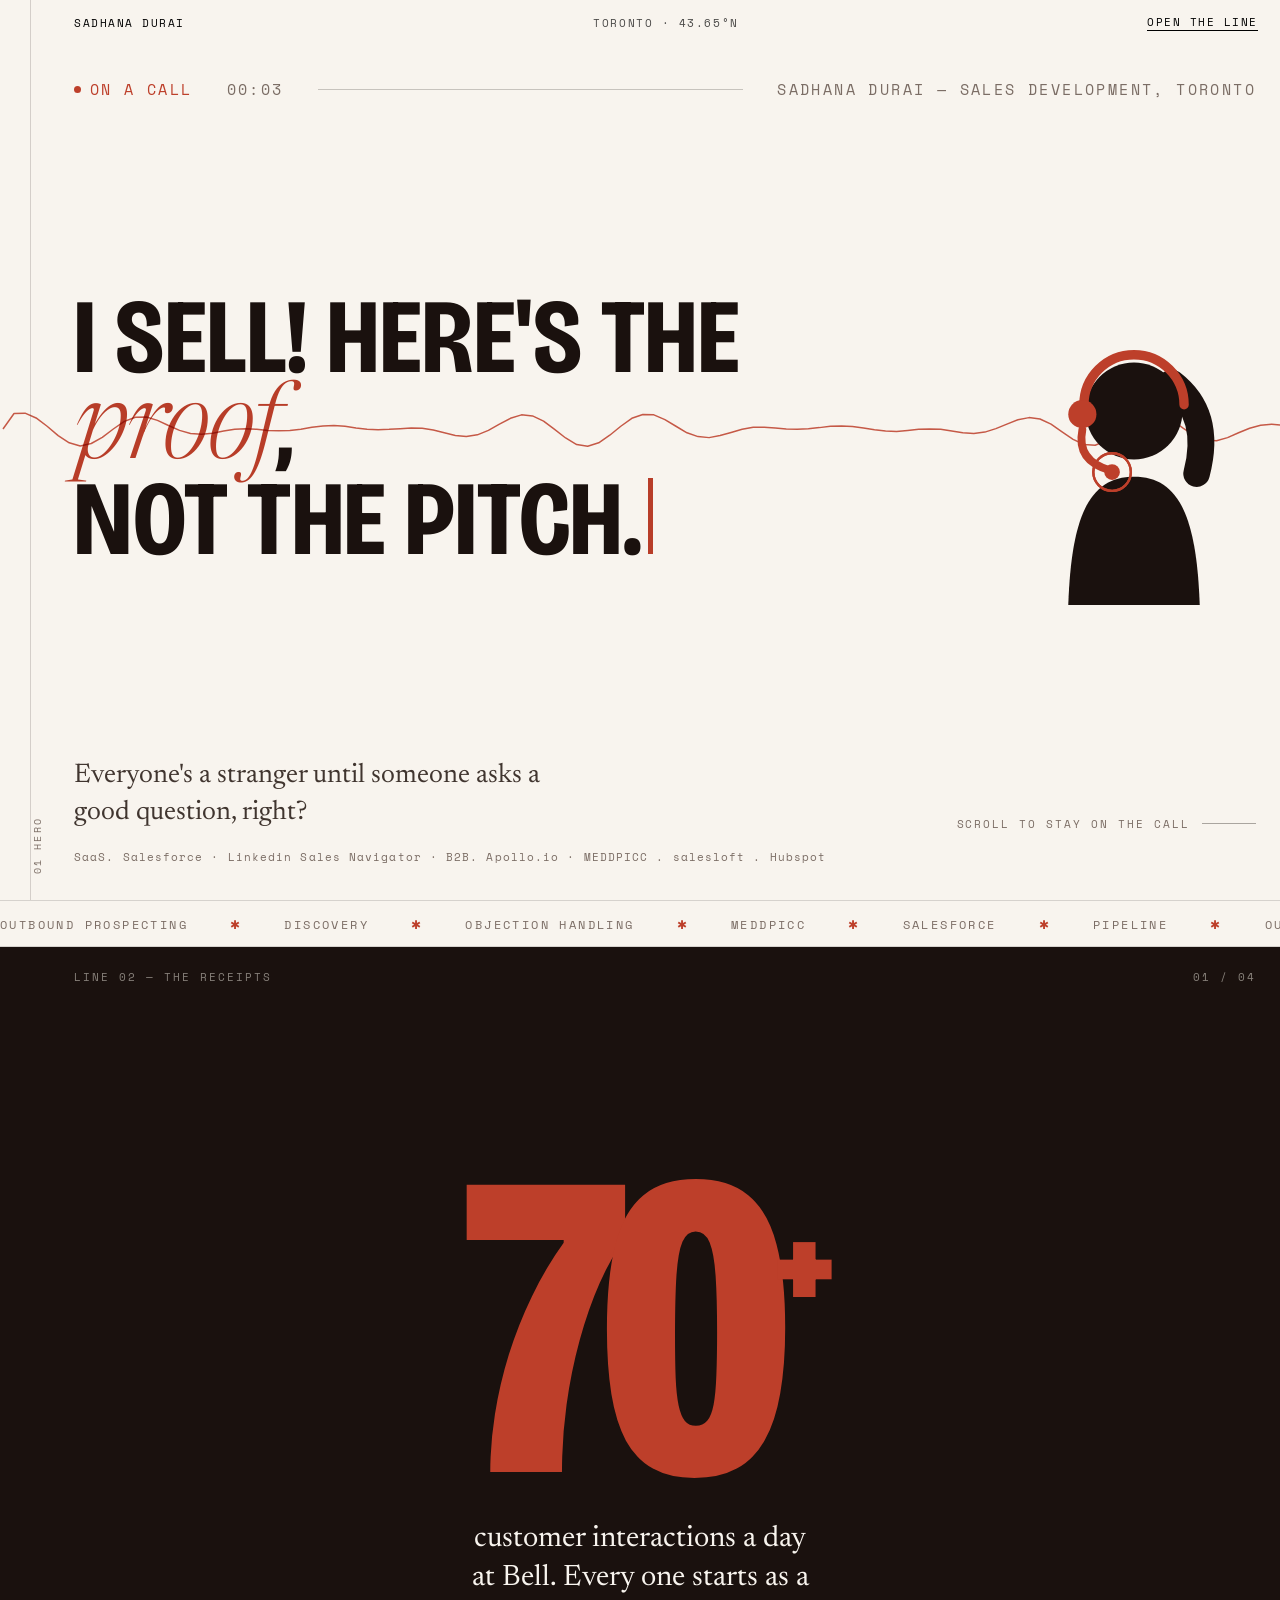
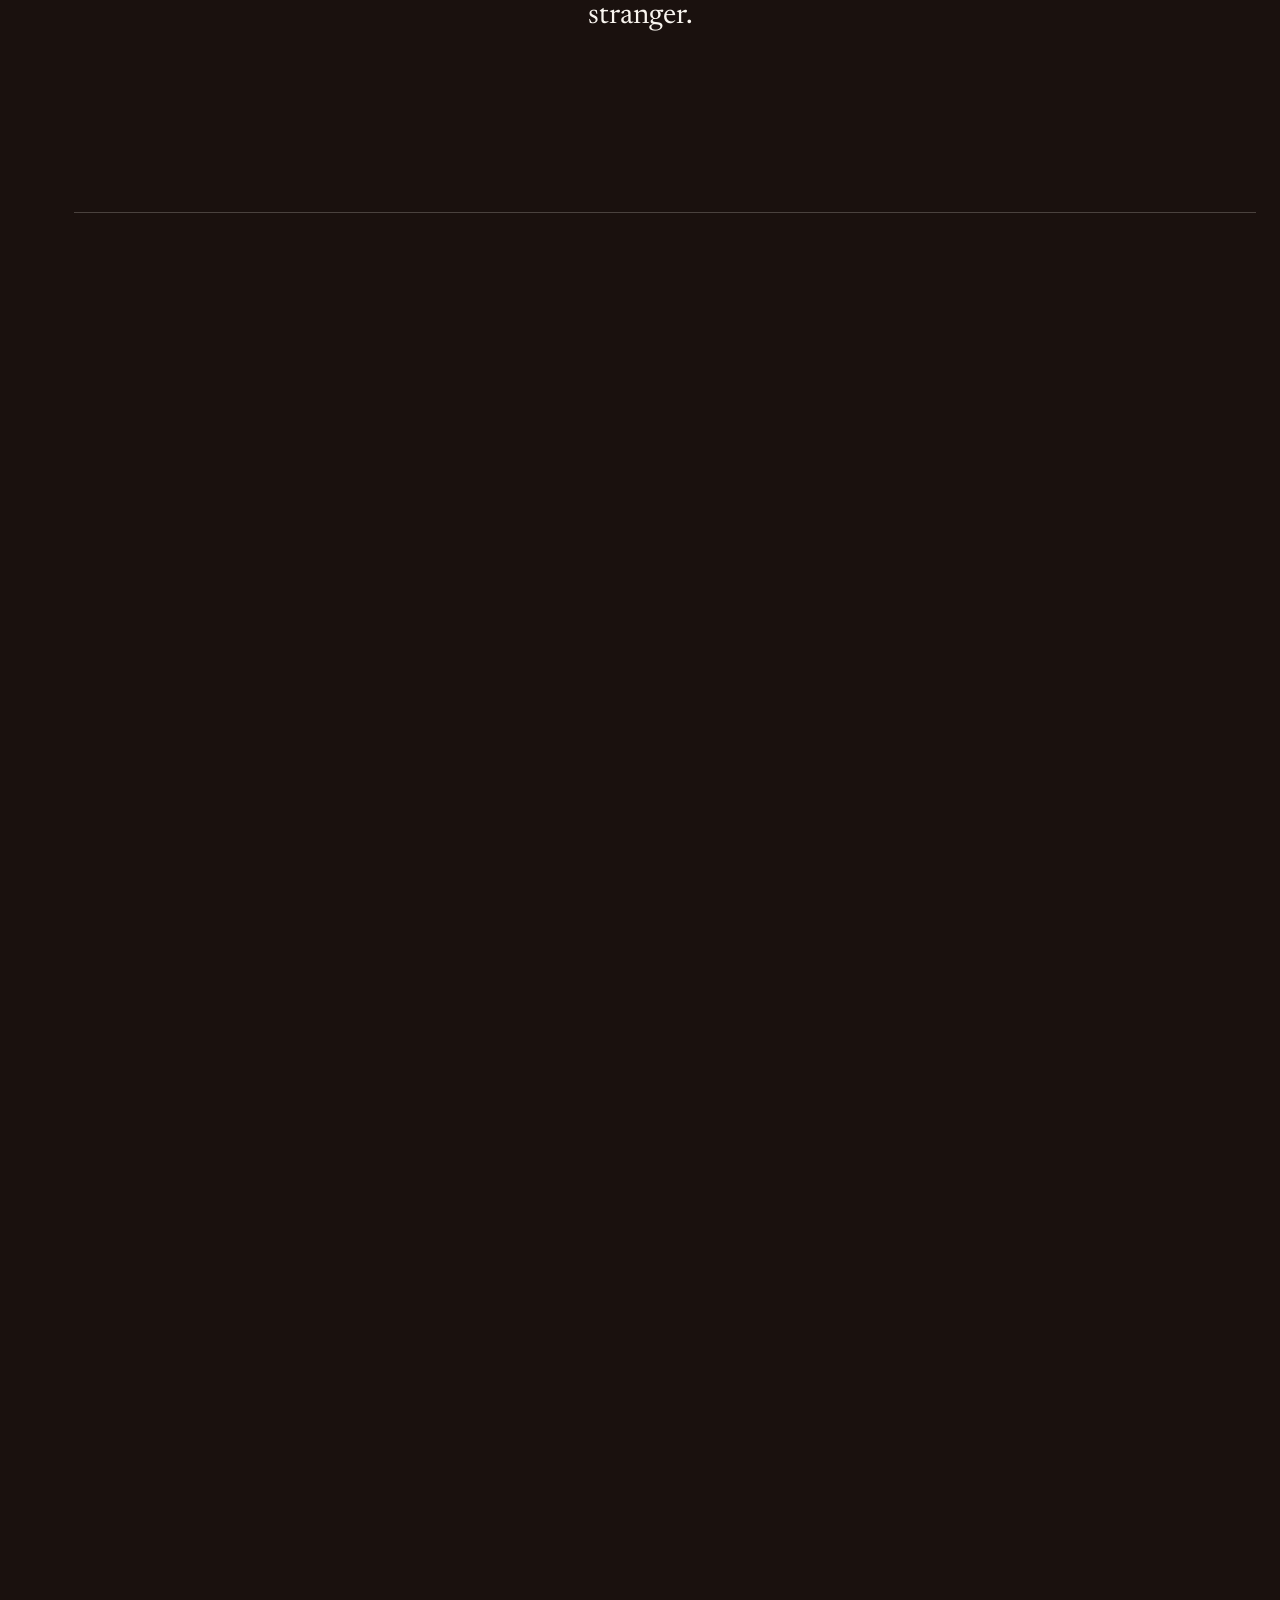
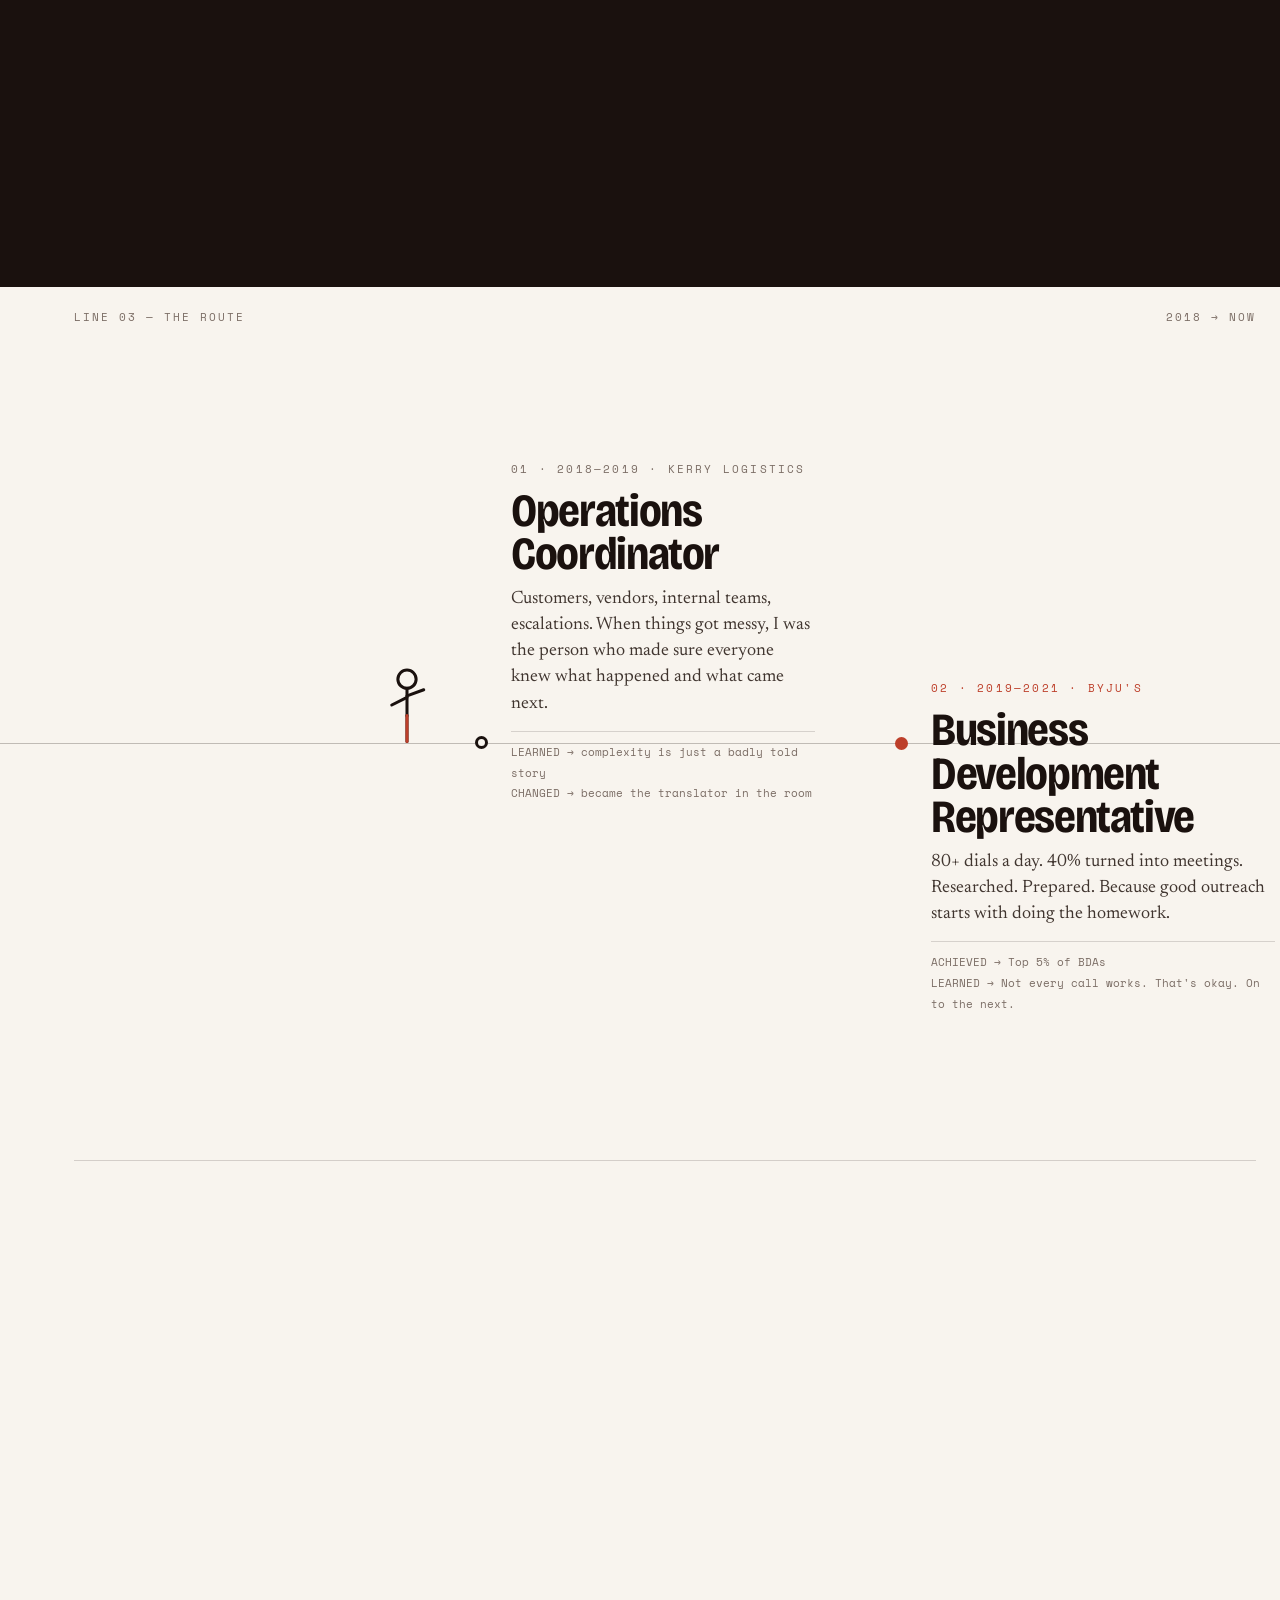
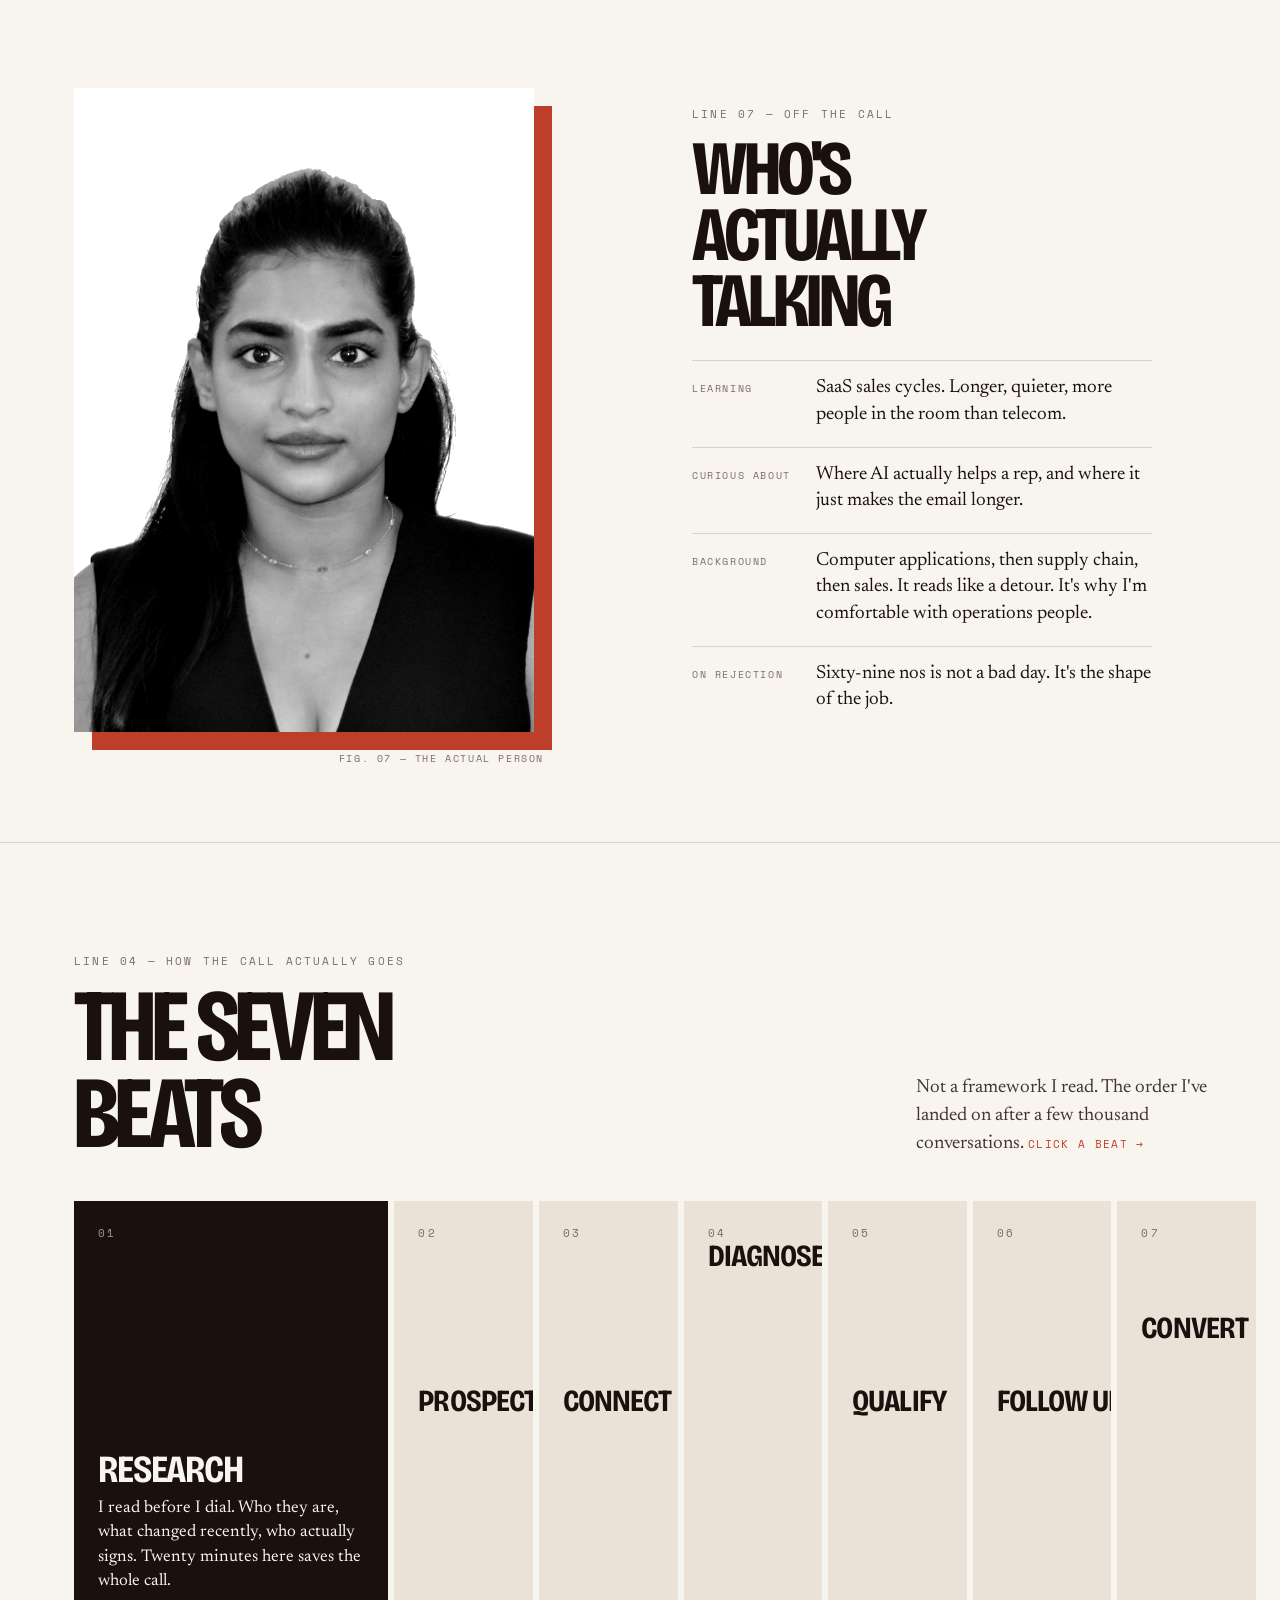
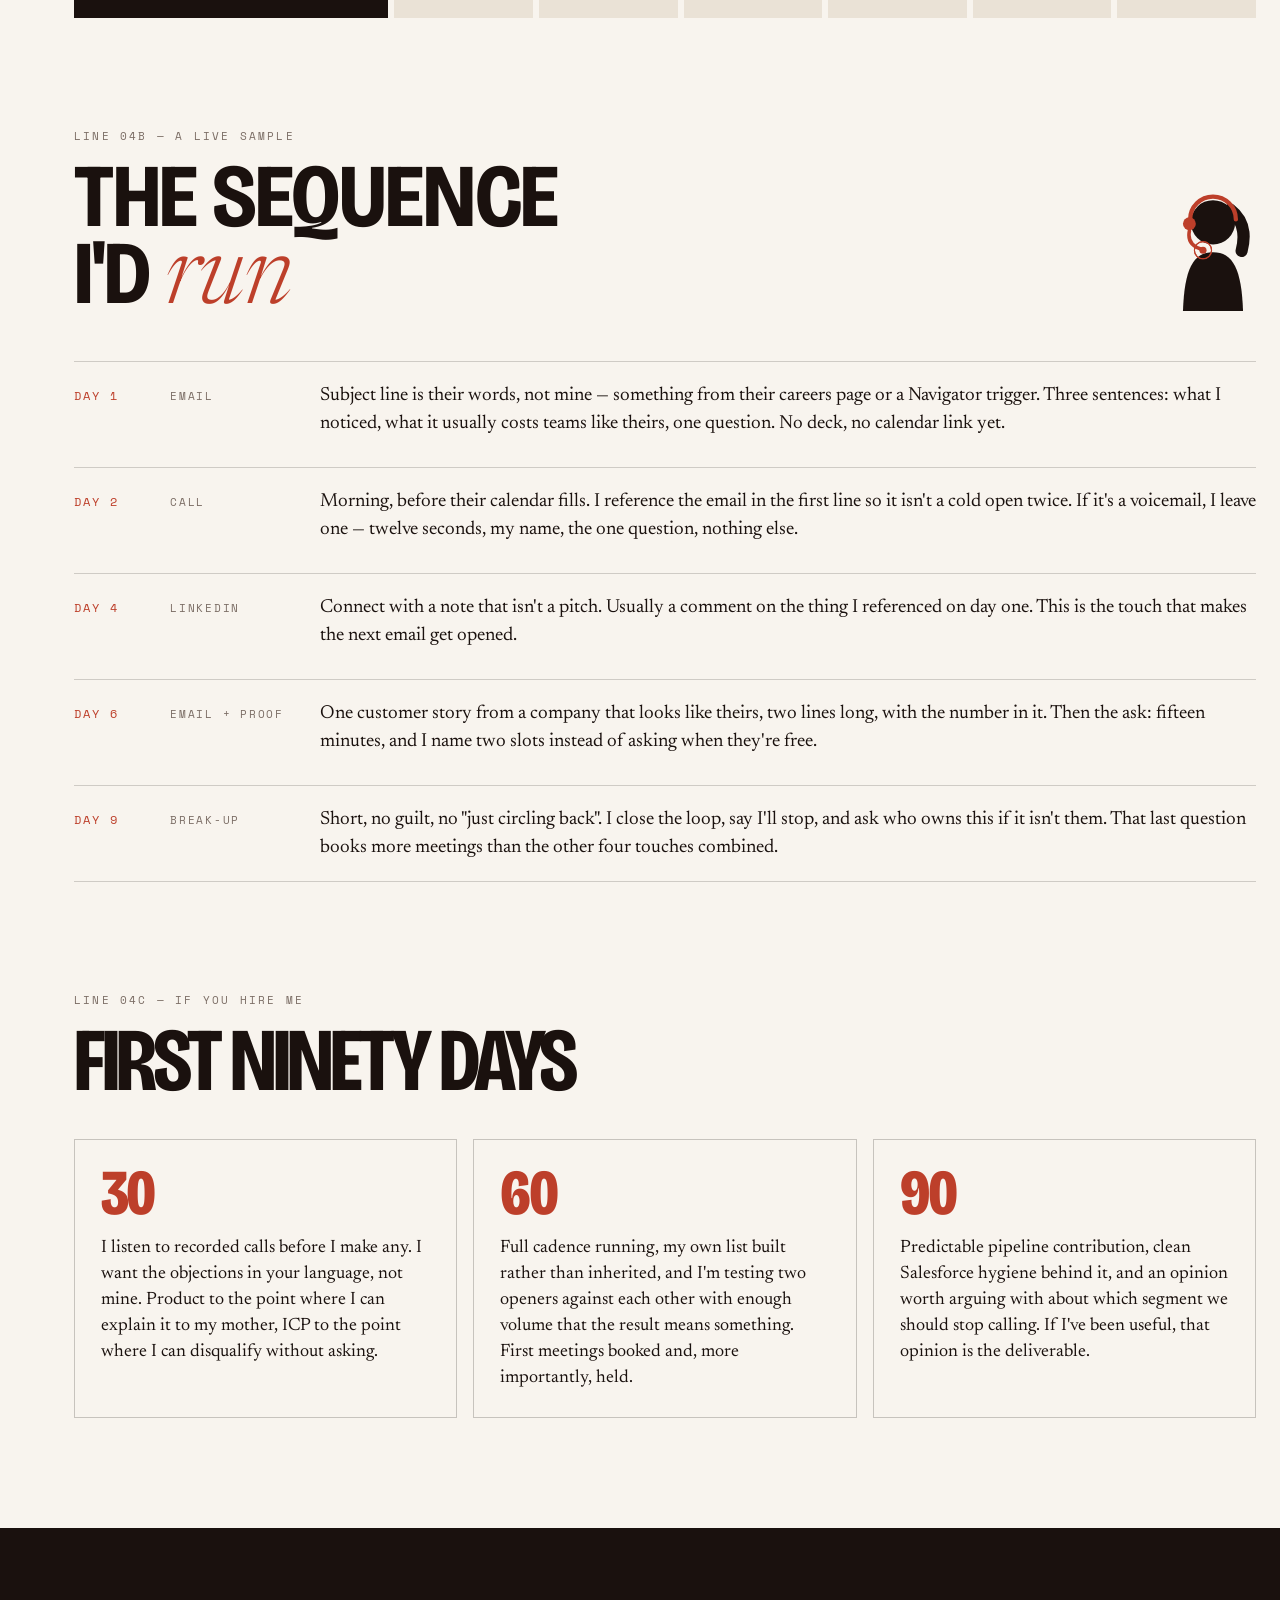
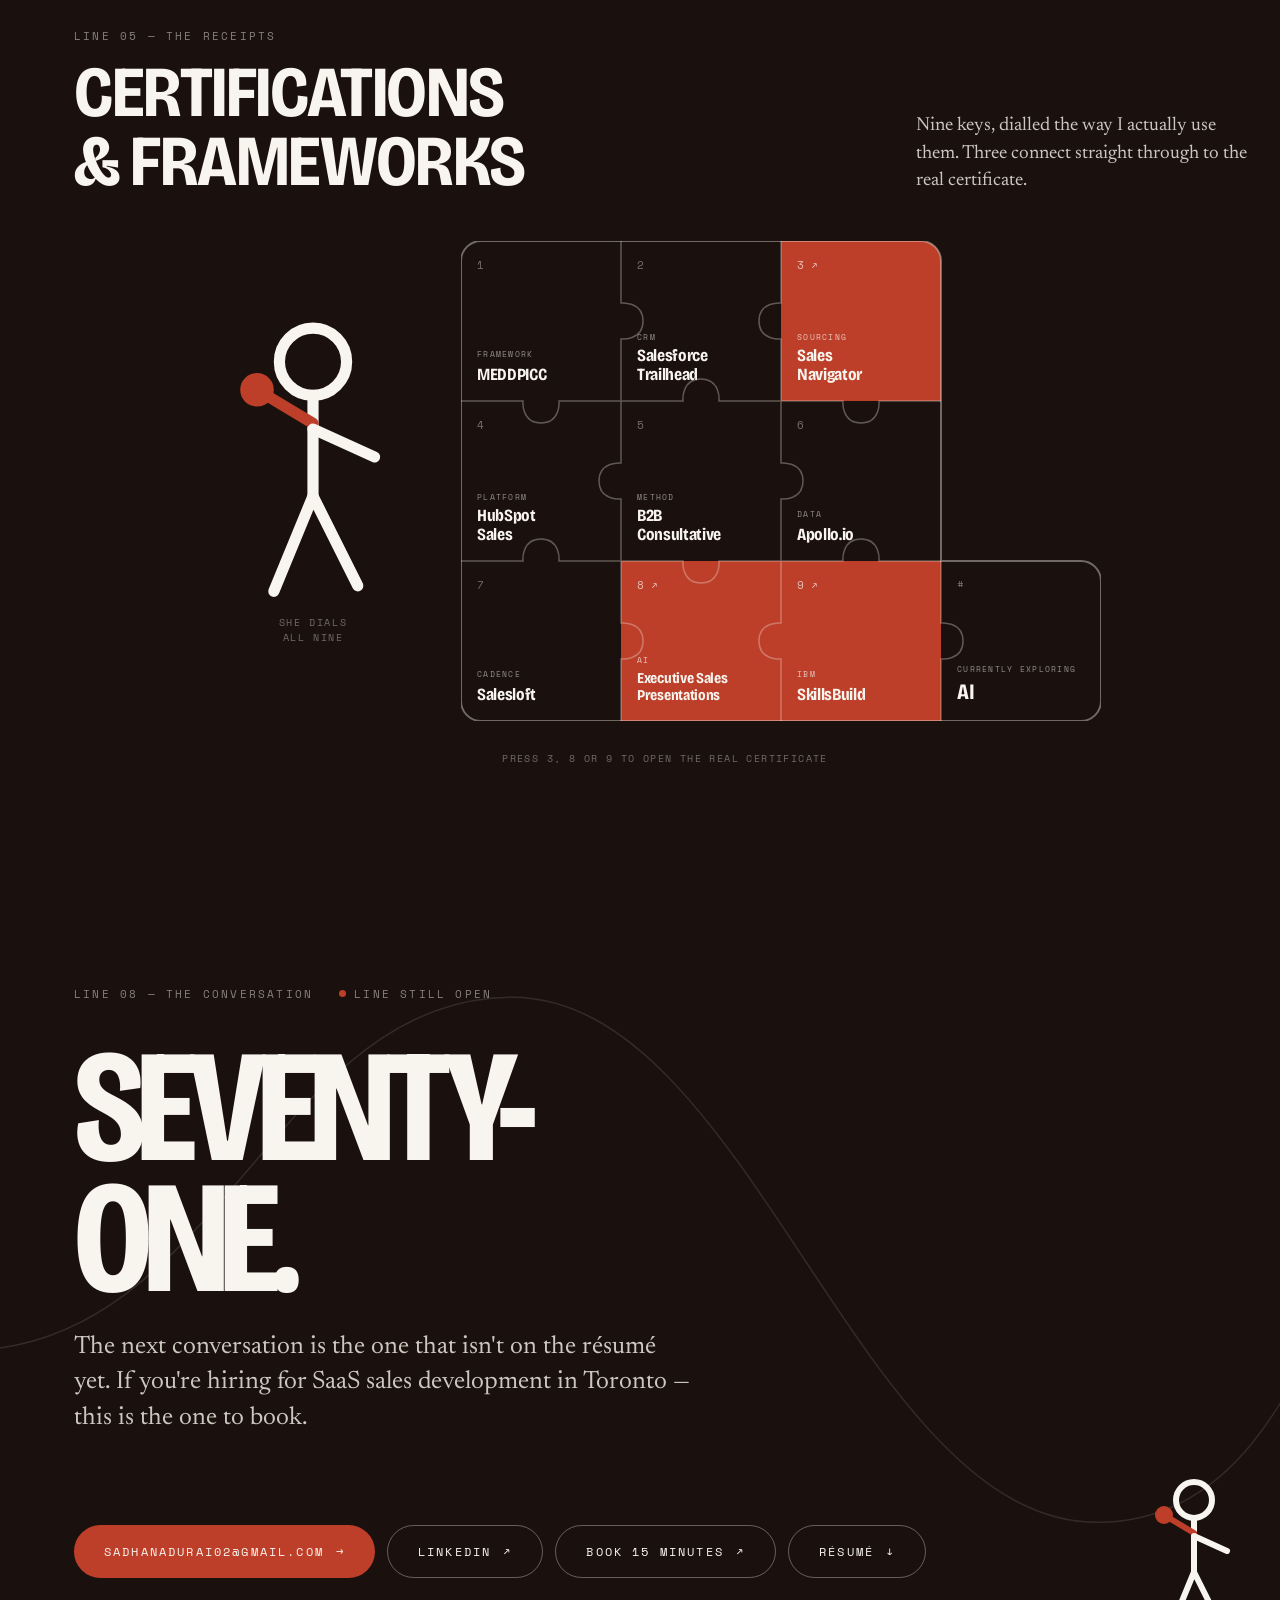
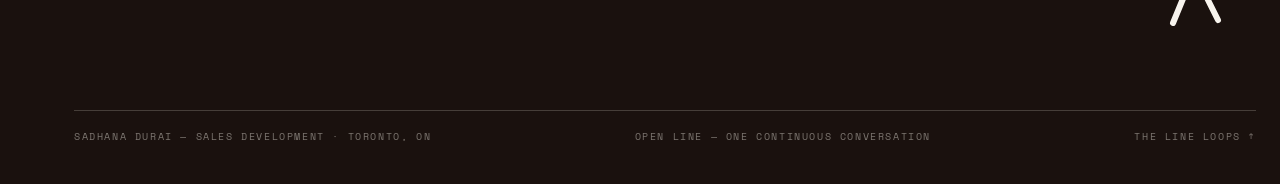
<file: index.html>
<!DOCTYPE html>
<html lang="en">
<head>
<meta charset="utf-8">
<meta name="viewport" content="width=device-width, initial-scale=1">
<meta name="description" content="Sadhana Durai — Sales Development Representative in Toronto. Four years of outbound, 2x Bell ALL STAR, 40% call-to-meeting conversion rate. Open Line: a portfolio told as one continuous conversation.">
<meta name="robots" content="index, follow">
<meta name="author" content="Sadhana Durai">
<meta name="keywords" content="Sadhana Durai, Sales Development Representative, SDR, BDR, Business Development, SaaS Sales, Outbound Sales, Toronto, Bell ALL STAR">
<title>Sadhana Durai | Sales Development Representative, Toronto</title>
<link rel="canonical" href="https://sadhanadurai.me/">
<link rel="icon" type="image/svg+xml" href="favicon.svg">

<!-- Open Graph / Facebook / LinkedIn -->
<meta property="og:type" content="profile">
<meta property="og:site_name" content="Sadhana Durai — Open Line">
<meta property="og:title" content="Sadhana Durai | Sales Development Representative, Toronto">
<meta property="og:description" content="Four years of outbound, 2x Bell ALL STAR, 40% call-to-meeting conversion rate. Open Line: a portfolio told as one continuous conversation.">
<meta property="og:url" content="https://sadhanadurai.me/">
<meta property="og:image" content="https://sadhanadurai.me/assets/og-image.png">
<meta property="og:image:width" content="1200">
<meta property="og:image:height" content="630">
<meta property="og:image:alt" content="Nine certifications and frameworks, dialled — Sadhana Durai, Open Line. Toronto, SDR/BDR.">
<meta property="og:locale" content="en_CA">
<meta property="profile:first_name" content="Sadhana">
<meta property="profile:last_name" content="Durai">

<!-- Twitter -->
<meta name="twitter:card" content="summary_large_image">
<meta name="twitter:title" content="Sadhana Durai | Sales Development Representative, Toronto">
<meta name="twitter:description" content="Four years of outbound, 2x Bell ALL STAR, 40% call-to-meeting conversion rate.">
<meta name="twitter:image" content="https://sadhanadurai.me/assets/og-image.png">

<link rel="preconnect" href="https://fonts.googleapis.com">
<link rel="preconnect" href="https://fonts.gstatic.com" crossorigin>
<link rel="stylesheet" href="css/tokens.css">
<link rel="stylesheet" href="css/site.css">

<script type="application/ld+json">
{
  "@context": "https://schema.org",
  "@type": "Person",
  "name": "Sadhana Durai",
  "url": "https://sadhanadurai.me/",
  "image": "https://sadhanadurai.me/assets/portrait.jpg",
  "jobTitle": "Sales Development Representative",
  "description": "Sales development professional based in Toronto with four years of outbound experience, a 40% call-to-meeting conversion rate, and two-time Bell ALL STAR recognition.",
  "email": "mailto:sadhanadurai02@gmail.com",
  "address": {
    "@type": "PostalAddress",
    "addressLocality": "Toronto",
    "addressRegion": "ON",
    "addressCountry": "CA"
  },
  "sameAs": [
    "https://linkedin.com/in/sadhanadurai"
  ]
}
</script>
</head>
<body>
<div style="position: relative; width: 100%; overflow-x: clip; font-family: 'Bricolage Grotesque', sans-serif;">

  <div data-cursor-ring="" style="position: fixed; left: 0; top: 0; width: 34px; height: 34px; margin: -17px 0 0 -17px; border: 1px solid oklch(0.545 0.165 32); border-radius: 50%; pointer-events: none; z-index: 90; transform: translate3d(-100px, -100px, 0); transition: width 0.25s ease, height 0.25s ease, margin 0.25s ease, background 0.25s ease; mix-blend-mode: multiply; display: none;"></div>

  <div style="position: fixed; left: 0; top: 0; bottom: 0; width: 62px; z-index: 80; pointer-events: none; display: flex; justify-content: center;">
    <div style="position: absolute; top: 0; bottom: 0; left: 30px; width: 1px; background: oklch(0.19 0.014 60 / 0.16);"></div>
    <div data-spine-fill="" style="position: absolute; top: 0; left: 30px; width: 1px; height: var(--om-p-pct, 0%); background: oklch(0.545 0.165 32);"></div>
    <div data-spine-rider="" style="position: absolute; left: 20px; top: var(--om-p-pct, 0%); width: 21px; height: 21px; margin-top: -10px; transform: rotate(var(--om-rider-rot, 0deg));">
      <svg viewBox="0 0 60 100" width="21" height="35" style="position: absolute; left: 0; top: -30px; overflow: visible;" aria-hidden="true">
        <circle cx="30" cy="16" r="12" fill="oklch(0.968 0.009 72)" stroke="oklch(0.188 0.016 42)" stroke-width="5"></circle>
        <path d="M30 28 L30 66" fill="none" stroke="oklch(0.188 0.016 42)" stroke-width="5" stroke-linecap="round"></path>
        <path d="M30 38 L8 50 M30 38 L52 30" fill="none" stroke="oklch(0.188 0.016 42)" stroke-width="5" stroke-linecap="round"></path>
        <path d="M30 66 L14 96 M30 66 L48 94" fill="none" stroke="oklch(0.188 0.016 42)" stroke-width="5" stroke-linecap="round"></path>
      </svg>
    </div>
    <div data-spine-label="" style="position: absolute; left: 30px; bottom: 26px; transform: rotate(180deg); writing-mode: vertical-rl; font-family: 'Space Mono', monospace; font-size: 10px; letter-spacing: 0.22em; text-transform: uppercase; color: oklch(0.545 0.021 52);">line open</div>
  </div>

  <nav style="position: fixed; top: 0; left: 0; right: 0; z-index: 85; display: flex; align-items: center; justify-content: space-between; gap: 16px; padding: 14px 22px 14px 74px; font-family: 'Space Mono', monospace; font-size: 11px; letter-spacing: 0.14em; text-transform: uppercase; mix-blend-mode: difference; color: oklch(0.968 0.009 72);">
    <span>Sadhana Durai</span>
    <span style="opacity: 0.7;">Toronto · 43.65°N</span>
    <a href="#connect" data-cursor="say hi" style="color: oklch(0.968 0.009 72); border-bottom: 1px solid currentColor;">Open the line</a>
  </nav>

  <!-- ═══ 01 HERO — LIVE CALL ═══ -->
  <section data-screen-label="01 Hero" style="position: relative; min-height: 100svh; padding: 78px 24px 34px 74px; display: flex; flex-direction: column; justify-content: space-between; overflow: hidden;">

    <div style="display: flex; flex-wrap: wrap; gap: 12px 34px; align-items: center; font-family: 'Space Mono', monospace; font-size: 15px; letter-spacing: 0.16em; text-transform: uppercase; color: oklch(0.545 0.021 52);">
      <span style="display: inline-flex; align-items: center; gap: 9px; color: oklch(0.545 0.165 32);"><span style="width: 7px; height: 7px; border-radius: 50%; background: oklch(0.545 0.165 32); animation: om-blink 1.6s infinite;"></span>On a call</span>
      <span data-call-timer="" style="font-variant-numeric: tabular-nums;">00:00</span>
      <span style="flex: 1; min-width: 30px; height: 1px; background: oklch(0.19 0.014 60 / 0.22);"></span>
      <span>Sadhana Durai — sales development, Toronto</span>
    </div>

    <div style="position: relative; flex: 1; min-height: 52svh; display: flex; align-items: center;">
      <svg viewBox="0 0 1200 120" preserveAspectRatio="none" width="112%" height="46svh" style="position: absolute; left: -6%; top: 50%; transform: translateY(-50%); display: block; overflow: visible; opacity: 0.85;" aria-hidden="true">
        <path data-wave="" d="M0 60 L1200 60" fill="none" stroke="oklch(0.545 0.165 32)" stroke-width="1.5" stroke-linejoin="round" vector-effect="non-scaling-stroke"></path>
      </svg>

      <h1 data-type-line="" style="position: relative; margin: 0; max-width: min(72%, 13ch); font-size: clamp(38px, 8.25vw, 140px); line-height: 0.82; font-weight: 700; font-stretch: 84%; letter-spacing: 0.005em; text-transform: uppercase; mix-blend-mode: multiply;"><span data-hero-line1="">I sell! Here's the</span><br /><span style="font-family: 'Newsreader', serif; font-style: italic; font-weight: 300; text-transform: lowercase; letter-spacing: -0.02em; color: oklch(0.545 0.165 32);">proof</span>,<br />not the pitch.<span data-caret="" style="display: inline-block; width: 0.055em; height: 0.72em; margin-left: 0.05em; background: oklch(0.545 0.165 32); vertical-align: baseline; animation: om-blink 1s steps(1) infinite;"></span></h1>

      <div style="position: absolute; right: 1%; bottom: 20%; width: 220px; height: 313px; pointer-events: none;">
        <svg viewBox="0 0 120 200" width="220" height="313" style="display: block; overflow: visible; animation: om-float 6s ease-in-out infinite;" aria-hidden="true">
          <path d="M84 44 q 26 20 16 58" fill="none" stroke="oklch(0.188 0.016 42)" stroke-width="17" stroke-linecap="round"></path>
          <path d="M60 104 C 32 104 20 128 18 186 L102 186 C 100 128 88 104 60 104 Z" fill="oklch(0.188 0.016 42)"></path>
          <circle cx="60" cy="62" r="31" fill="oklch(0.188 0.016 42)"></circle>
          <path d="M28 58 A 32 32 0 0 1 92 58" fill="none" stroke="oklch(0.545 0.165 32)" stroke-width="6" stroke-linecap="round"></path>
          <circle cx="27" cy="64" r="9" fill="oklch(0.545 0.165 32)"></circle>
          <path d="M27 74 q -4 20 18 26" fill="none" stroke="oklch(0.545 0.165 32)" stroke-width="5" stroke-linecap="round"></path>
          <circle cx="46" cy="101" r="5" fill="oklch(0.545 0.165 32)"></circle>
          <circle cx="46" cy="101" r="12" fill="none" stroke="oklch(0.545 0.165 32)" stroke-width="1.5" style="transform-origin: 46px 101px; animation: om-pulse 3s ease-out infinite;"></circle>
          <circle cx="46" cy="101" r="12" fill="none" stroke="oklch(0.545 0.165 32)" stroke-width="1.5" style="transform-origin: 46px 101px; animation: om-pulse 3s ease-out 1.5s infinite;"></circle>
        </svg>
      </div>
    </div>

    <div style="display: flex; flex-wrap: wrap; align-items: flex-end; justify-content: space-between; gap: 26px 40px;">
      <div style="display: grid; gap: 10px; max-width: 52ch;">
        <span style="font-family: 'Newsreader', serif; font-size: clamp(18px, 2.1vw, 27px); line-height: 1.36; color: oklch(0.338 0.019 45);">Everyone's a stranger until someone asks a good question, right?</span>
      </div>
      <div style="display: flex; align-items: center; gap: 12px; font-family: 'Space Mono', monospace; font-size: 11px; letter-spacing: 0.18em; text-transform: uppercase; color: oklch(0.545 0.021 52);">
        <span>Scroll to stay on the call</span>
        <span style="display: block; width: 54px; height: 1px; background: oklch(0.19 0.014 60 / 0.35);"></span>
      </div>
    </div>
    <div style="margin-top: 16px; overflow-x: auto; -webkit-overflow-scrolling: touch;">
      <span style="display: block; width: max-content; font-family: 'Space Mono', monospace; font-size: clamp(9px, 0.85vw, 12px); letter-spacing: 0.1em; line-height: 1.7; white-space: nowrap; color: oklch(0.545 0.021 52);">SaaS. Salesforce · Linkedin Sales Navigator · B2B. Apollo.io · MEDDPICC . salesloft . Hubspot</span>
    </div>
  </section>

  <!-- ═══ TICKER ═══ -->
  <div style="border-top: 1px solid oklch(0.19 0.014 60 / 0.15); border-bottom: 1px solid oklch(0.19 0.014 60 / 0.15); padding: 13px 0; overflow: hidden; white-space: nowrap;">
    <div style="display: inline-flex; gap: 42px; animation: om-marquee 38s linear infinite; font-family: 'Space Mono', monospace; font-size: 12px; letter-spacing: 0.2em; text-transform: uppercase; color: oklch(0.545 0.021 52);">
      <span>Outbound prospecting</span><span style="color: oklch(0.545 0.165 32);">✱</span><span>Discovery</span><span style="color: oklch(0.545 0.165 32);">✱</span><span>Objection handling</span><span style="color: oklch(0.545 0.165 32);">✱</span><span>MEDDPICC</span><span style="color: oklch(0.545 0.165 32);">✱</span><span>Salesforce</span><span style="color: oklch(0.545 0.165 32);">✱</span><span>Pipeline</span><span style="color: oklch(0.545 0.165 32);">✱</span><span>Outbound prospecting</span><span style="color: oklch(0.545 0.165 32);">✱</span><span>Discovery</span><span style="color: oklch(0.545 0.165 32);">✱</span><span>Objection handling</span><span style="color: oklch(0.545 0.165 32);">✱</span><span>MEDDPICC</span><span style="color: oklch(0.545 0.165 32);">✱</span><span>Salesforce</span><span style="color: oklch(0.545 0.165 32);">✱</span><span>Pipeline</span><span style="color: oklch(0.545 0.165 32);">✱</span>
    </div>
  </div>

  <!-- ═══ 02 NUMBERS ═══ -->
  <section data-screen-label="02 Numbers" data-pin="numbers" style="position: relative; height: 460svh; background: oklch(0.188 0.016 42); color: oklch(0.968 0.009 72);">
    <div style="position: sticky; top: 0; height: 100svh; overflow: hidden; display: flex; align-items: center; justify-content: center;">
      <div style="position: absolute; top: 22px; left: 74px; right: 24px; display: flex; justify-content: space-between; font-family: 'Space Mono', monospace; font-size: 11px; letter-spacing: 0.18em; text-transform: uppercase; color: oklch(0.955 0.014 85 / 0.5);">
        <span>Line 02 — the receipts</span><span data-num-counter="">01 / 04</span>
      </div>

      <div data-num-panel="" style="position: absolute; inset: 0; display: flex; flex-direction: column; align-items: center; justify-content: center; padding: 0 24px; opacity: 1;">
        <div style="font-size: clamp(140px, 34vw, 460px); line-height: 0.78; font-weight: 800; font-stretch: 78%; letter-spacing: -0.05em; color: oklch(0.545 0.165 32);">70<span style="font-size: 0.42em; vertical-align: super;">+</span></div>
        <p style="margin: 22px 0 0; font-family: 'Newsreader', serif; font-size: clamp(19px, 2.3vw, 30px); text-align: center; max-width: 20ch; line-height: 1.3;">customer interactions a day at Bell. Every one starts as a stranger.</p>
      </div>

      <div data-num-panel="" style="position: absolute; inset: 0; display: flex; flex-direction: column; align-items: center; justify-content: center; padding: 0 24px; opacity: 0;">
        <div style="font-size: clamp(140px, 34vw, 460px); line-height: 0.78; font-weight: 800; font-stretch: 78%; letter-spacing: -0.05em;">40<span style="color: oklch(0.545 0.165 32);">%</span></div>
        <p style="margin: 22px 0 0; font-family: 'Newsreader', serif; font-size: clamp(19px, 2.3vw, 30px); text-align: center; max-width: 22ch; line-height: 1.3;">of my outbound calls at BYJU'S turned into booked meetings.</p>
      </div>

      <div data-num-panel="" style="position: absolute; inset: 0; display: flex; flex-direction: column; align-items: center; justify-content: center; padding: 0 24px; opacity: 0;">
        <div style="font-size: clamp(140px, 34vw, 460px); line-height: 0.78; font-weight: 800; font-stretch: 78%; letter-spacing: -0.05em;">2<span style="font-family: 'Newsreader', serif; font-style: italic; font-weight: 400; color: oklch(0.545 0.165 32);">×</span></div>
        <p style="margin: 22px 0 0; font-family: 'Newsreader', serif; font-size: clamp(19px, 2.3vw, 30px); text-align: center; max-width: 22ch; line-height: 1.3;">Bell ALL STAR. 2024, then 2025 — the second one was harder.</p>
      </div>

      <div data-num-panel="" style="position: absolute; inset: 0; display: flex; flex-direction: column; align-items: center; justify-content: center; padding: 0 24px; opacity: 0;">
        <div style="font-size: clamp(88px, 20vw, 290px); line-height: 0.8; font-weight: 800; font-stretch: 78%; letter-spacing: -0.04em; text-align: center;">TOP <span style="color: oklch(0.545 0.165 32);">5%</span></div>
        <p style="margin: 22px 0 0; font-family: 'Newsreader', serif; font-size: clamp(19px, 2.3vw, 30px); text-align: center; max-width: 24ch; line-height: 1.3;">of business development associates. 80+ dials a day to get there.</p>
      </div>

      <div style="position: absolute; left: 74px; right: 24px; bottom: 34px; height: 1px; background: oklch(0.955 0.014 85 / 0.22);">
        <div data-num-bar-fill="" style="height: 1px; width: 0%; background: oklch(0.545 0.165 32);"></div>
      </div>
    </div>
  </section>

  <!-- ═══ 03 THE LINE / TIMELINE ═══ -->
  <section data-screen-label="03 The line" data-pin="timeline" style="position: relative; height: 500svh;">
    <div style="position: sticky; top: 0; height: 100svh; overflow: hidden; display: flex; flex-direction: column;">
      <div style="display: flex; justify-content: space-between; padding: 22px 24px 0 74px; font-family: 'Space Mono', monospace; font-size: 11px; letter-spacing: 0.18em; text-transform: uppercase; color: oklch(0.545 0.021 52);">
        <span>Line 03 — the route</span><span>2018 → now</span>
      </div>

      <div data-tl-track="" style="position: relative; flex: 1; display: flex; align-items: center; gap: 0; will-change: transform; transform: translate3d(var(--om-tlx, 0px), 0, 0);">
        <div style="position: absolute; left: 0; right: 0; top: 50%; height: 1px; background: oklch(0.19 0.014 60 / 0.25);"></div>
        <div data-tl-rider="" style="position: absolute; top: 50%; left: 0; transform: translate3d(var(--om-riderx, 0px), -100%, 0);">
          <svg viewBox="0 0 60 100" width="46" height="76" style="overflow: visible; display: block;" aria-hidden="true">
            <circle cx="30" cy="16" r="12" fill="oklch(0.968 0.009 72)" stroke="oklch(0.188 0.016 42)" stroke-width="4"></circle>
            <path d="M30 28 L30 64" fill="none" stroke="oklch(0.188 0.016 42)" stroke-width="4" stroke-linecap="round"></path>
            <path d="M30 38 L52 30 M30 40 L10 50" fill="none" stroke="oklch(0.188 0.016 42)" stroke-width="4" stroke-linecap="round"></path>
            <path data-leg-a="" d="M30 64 L12 98" fill="none" stroke="oklch(0.188 0.016 42)" stroke-width="4" stroke-linecap="round"></path>
            <path data-leg-b="" d="M30 64 L48 98" fill="none" stroke="oklch(0.545 0.165 32)" stroke-width="4" stroke-linecap="round"></path>
          </svg>
        </div>

        <div style="flex: none; width: 34vw; min-width: 210px;"></div>

        <article data-tl-stop="" style="flex: none; width: min(78vw, 420px); padding: 0 40px; position: relative;">
          <div style="position: absolute; left: 40px; top: 50%; width: 13px; height: 13px; margin-top: -6px; border-radius: 50%; background: oklch(0.968 0.009 72); border: 3px solid oklch(0.188 0.016 42);"></div>
          <div style="padding-bottom: 220px; padding-left: 36px;">
            <div style="font-family: 'Space Mono', monospace; font-size: 11px; letter-spacing: 0.2em; color: oklch(0.545 0.021 52);">01 · 2018—2019 · KERRY LOGISTICS</div>
            <h3 style="margin: 12px 0 10px; font-size: clamp(30px, 3.6vw, 52px); line-height: 0.95; font-weight: 700; font-stretch: 85%; letter-spacing: -0.03em;">Operations<br />Coordinator</h3>
            <p style="margin: 0 0 14px; font-family: 'Newsreader', serif; font-size: 18px; line-height: 1.45; color: oklch(0.338 0.019 45);">Customers, vendors, internal teams, escalations. When things got messy, I was the person who made sure everyone knew what happened and what came next.</p>
            <div style="font-family: 'Space Mono', monospace; font-size: 11px; line-height: 1.9; color: oklch(0.545 0.021 52); border-top: 1px solid oklch(0.19 0.014 60 / 0.15); padding-top: 10px;">LEARNED → complexity is just a badly told story<br />CHANGED → became the translator in the room</div>
          </div>
        </article>

        <article data-tl-stop="" style="flex: none; width: min(78vw, 460px); padding: 0 40px; position: relative;">
          <div style="position: absolute; left: 40px; top: 50%; width: 13px; height: 13px; margin-top: -6px; border-radius: 50%; background: oklch(0.545 0.165 32); border: 3px solid oklch(0.545 0.165 32);"></div>
          <div style="padding-top: 210px; padding-left: 36px;">
            <div style="font-family: 'Space Mono', monospace; font-size: 11px; letter-spacing: 0.2em; color: oklch(0.545 0.165 32);">02 · 2019—2021 · BYJU'S</div>
            <h3 style="margin: 12px 0 10px; font-size: clamp(30px, 3.6vw, 52px); line-height: 0.95; font-weight: 700; font-stretch: 85%; letter-spacing: -0.03em;">Business Development<br />Representative</h3>
            <p style="margin: 0 0 14px; font-family: 'Newsreader', serif; font-size: 18px; line-height: 1.45; color: oklch(0.338 0.019 45);">80+ dials a day. 40% turned into meetings. Researched. Prepared. Because good outreach starts with doing the homework.</p>
            <div style="font-family: 'Space Mono', monospace; font-size: 11px; line-height: 1.9; color: oklch(0.545 0.021 52); border-top: 1px solid oklch(0.19 0.014 60 / 0.15); padding-top: 10px;">ACHIEVED → Top 5% of BDAs<br />LEARNED → Not every call works. That's okay. On to the next.</div>
          </div>
        </article>

        <article data-tl-stop="" style="flex: none; width: min(78vw, 400px); padding: 0 40px; position: relative;">
          <div style="position: absolute; left: 40px; top: 50%; width: 13px; height: 13px; margin-top: -6px; border-radius: 50%; background: oklch(0.968 0.009 72); border: 3px dashed oklch(0.545 0.021 52);"></div>
          <div style="padding-bottom: 220px; padding-left: 36px;">
            <div style="font-family: 'Space Mono', monospace; font-size: 11px; letter-spacing: 0.2em; color: oklch(0.545 0.021 52);">03 · THE MOVE · CANADA</div>
            <h3 style="margin: 12px 0 10px; font-size: clamp(30px, 3.6vw, 52px); line-height: 0.95; font-weight: 400; font-family: 'Newsreader', serif; font-style: italic; letter-spacing: -0.02em;">Moved countries.<br />Went back to school.</h3>
            <p style="margin: 0 0 14px; font-family: 'Newsreader', serif; font-size: 18px; line-height: 1.45; color: oklch(0.338 0.019 45);">Completed a Post-Graduate Diploma.</p>
            <div style="font-family: 'Space Mono', monospace; font-size: 11px; line-height: 1.9; color: oklch(0.545 0.021 52); border-top: 1px solid oklch(0.19 0.014 60 / 0.15); padding-top: 10px;">LEARNED → Starting over somewhere new wasn't as scary as I thought.</div>
          </div>
        </article>

        <article data-tl-stop="" style="flex: none; width: min(78vw, 470px); padding: 0 40px; position: relative;">
          <div style="position: absolute; left: 40px; top: 50%; width: 13px; height: 13px; margin-top: -6px; border-radius: 50%; background: oklch(0.545 0.165 32); border: 3px solid oklch(0.545 0.165 32);"></div>
          <div style="position: absolute; left: 33px; top: 50%; width: 27px; height: 27px; margin-top: -13px; border-radius: 50%; background: oklch(0.545 0.165 32); animation: om-pulse 2.6s ease-out infinite;"></div>
          <div style="padding-top: 210px; padding-left: 36px;">
            <div style="font-family: 'Space Mono', monospace; font-size: 11px; letter-spacing: 0.2em; color: oklch(0.545 0.165 32);">04 · 2024—PRESENT · NQX / BELL CANADA</div>
            <h3 style="margin: 12px 0 10px; font-size: clamp(30px, 3.6vw, 52px); line-height: 0.95; font-weight: 700; font-stretch: 85%; letter-spacing: -0.03em;">Sales Specialist, Business Development</h3>
            <p style="margin: 0 0 14px; font-family: 'Newsreader', serif; font-size: 18px; line-height: 1.45; color: oklch(0.338 0.019 45);">70+ interactions a day. Discovering, handling and selling consultatively.<br />Clean, updated CRM.</p>
            <div style="font-family: 'Space Mono', monospace; font-size: 11px; line-height: 1.9; color: oklch(0.545 0.021 52); border-top: 1px solid oklch(0.19 0.014 60 / 0.15); padding-top: 10px;">ACHIEVED → 2× Bell ALL STAR, 2024 &amp; 2025.<br />Pretty proud of that one. A lot of calls went into it.<br />CHANGED → Stopped pitching. Started diagnosing.</div>
          </div>
        </article>

        <article data-tl-stop="" style="flex: none; width: min(88vw, 700px); padding: 0 40px; position: relative;">
          <div style="position: absolute; left: 40px; top: 50%; width: 13px; height: 13px; margin-top: -6px; border-radius: 50%; border: 3px solid oklch(0.188 0.016 42); background: transparent;"></div>
          <div style="padding-bottom: 230px; padding-left: 36px;">
            <div style="font-family: 'Space Mono', monospace; font-size: 11px; letter-spacing: 0.2em; color: oklch(0.545 0.021 52);">05 · NEXT · UNSCHEDULED</div>
            <h3 style="margin: 12px 0 14px; font-size: clamp(30px, 4.6vw, 64px); line-height: 1.05; font-weight: 700; font-stretch: 85%; letter-spacing: -0.03em;">SaaS. New pipeline.<br />New territory.</h3>
            <div style="font-family: 'Space Mono', monospace; font-size: 11px; line-height: 1.9; color: oklch(0.545 0.021 52); border-top: 1px solid oklch(0.19 0.014 60 / 0.15); padding-top: 10px;">NEXT → Ready for the next discovery.</div>
          </div>
        </article>

        <div style="flex: none; width: 30vw; min-width: 160px;"></div>
      </div>

      <div style="padding: 0 24px 26px 74px;">
        <div style="height: 1px; background: oklch(0.19 0.014 60 / 0.16);"><div data-tl-bar="" style="height: 1px; width: 0%; background: oklch(0.545 0.165 32);"></div></div>
      </div>
    </div>
  </section>

  <!-- ═══ 07 THE HUMAN ═══ -->
  <section data-screen-label="07 The human" style="padding: 100px 24px 110px 74px; border-top: 1px solid oklch(0.19 0.014 60 / 0.15); display: grid; grid-template-columns: repeat(auto-fit, minmax(320px, 1fr)); gap: 54px; align-items: center;">
    <div data-portrait="" data-cursor="hello" style="position: relative; max-width: 460px;">
      <div style="position: absolute; inset: 18px -18px -18px 18px; background: oklch(0.545 0.165 32);"></div>
      <div style="position: relative; overflow: hidden;">
        <img src="assets/portrait.jpg" alt="Sadhana Durai" data-portrait-img="" style="display: block; width: 100%; filter: grayscale(1) contrast(1.22); transition: filter 0.6s ease, transform 0.9s cubic-bezier(0.16, 1, 0.3, 1); transform: scale(1.02);" />
      </div>
      <div style="position: absolute; right: -10px; bottom: -34px; font-family: 'Space Mono', monospace; font-size: 10px; letter-spacing: 0.16em; text-transform: uppercase; color: oklch(0.545 0.021 52);">Fig. 07 — the actual person</div>
    </div>

    <div>
      <div style="font-family: 'Space Mono', monospace; font-size: 11px; letter-spacing: 0.2em; text-transform: uppercase; color: oklch(0.545 0.021 52); margin-bottom: 14px;">Line 07 — off the call</div>
      <h2 data-reveal="" style="margin: 0 0 26px; font-size: clamp(40px, 6vw, 88px); line-height: 0.86; font-weight: 700; font-stretch: 80%; letter-spacing: -0.045em; text-transform: uppercase;">Who's<br />actually<br />talking</h2>
      <div style="display: grid; gap: 18px; max-width: 46ch;">
        <div style="display: grid; grid-template-columns: 110px 1fr; gap: 14px; align-items: baseline; border-top: 1px solid oklch(0.19 0.014 60 / 0.15); padding-top: 14px;">
          <span style="font-family: 'Space Mono', monospace; font-size: 10px; letter-spacing: 0.16em; text-transform: uppercase; color: oklch(0.545 0.021 52);">Learning</span>
          <span style="font-family: 'Newsreader', serif; font-size: 19px; line-height: 1.4;">SaaS sales cycles. Longer, quieter, more people in the room than telecom.</span>
        </div>
        <div style="display: grid; grid-template-columns: 110px 1fr; gap: 14px; align-items: baseline; border-top: 1px solid oklch(0.19 0.014 60 / 0.15); padding-top: 14px;">
          <span style="font-family: 'Space Mono', monospace; font-size: 10px; letter-spacing: 0.16em; text-transform: uppercase; color: oklch(0.545 0.021 52);">Curious about</span>
          <span style="font-family: 'Newsreader', serif; font-size: 19px; line-height: 1.4;">Where AI actually helps a rep, and where it just makes the email longer.</span>
        </div>
        <div style="display: grid; grid-template-columns: 110px 1fr; gap: 14px; align-items: baseline; border-top: 1px solid oklch(0.19 0.014 60 / 0.15); padding-top: 14px;">
          <span style="font-family: 'Space Mono', monospace; font-size: 10px; letter-spacing: 0.16em; text-transform: uppercase; color: oklch(0.545 0.021 52);">Background</span>
          <span style="font-family: 'Newsreader', serif; font-size: 19px; line-height: 1.4;">Computer applications, then supply chain, then sales. It reads like a detour. It's why I'm comfortable with operations people.</span>
        </div>
        <div style="display: grid; grid-template-columns: 110px 1fr; gap: 14px; align-items: baseline; border-top: 1px solid oklch(0.19 0.014 60 / 0.15); padding-top: 14px;">
          <span style="font-family: 'Space Mono', monospace; font-size: 10px; letter-spacing: 0.16em; text-transform: uppercase; color: oklch(0.545 0.021 52);">On rejection</span>
          <span style="font-family: 'Newsreader', serif; font-size: 19px; line-height: 1.4;">Sixty-nine nos is not a bad day. It's the shape of the job.</span>
        </div>
      </div>
    </div>
  </section>

  <!-- ═══ 04 PLAYBOOK ═══ -->
  <section data-screen-label="04 Playbook" style="padding: 110px 24px 110px 74px; border-top: 1px solid oklch(0.19 0.014 60 / 0.15);">
    <div style="display: flex; flex-wrap: wrap; justify-content: space-between; align-items: flex-end; gap: 20px; margin-bottom: 44px;">
      <div>
        <div style="font-family: 'Space Mono', monospace; font-size: 11px; letter-spacing: 0.2em; text-transform: uppercase; color: oklch(0.545 0.021 52); margin-bottom: 14px;">Line 04 — how the call actually goes</div>
        <h2 data-reveal="" style="margin: 0; font-size: clamp(42px, 8vw, 122px); line-height: 0.85; font-weight: 700; font-stretch: 80%; letter-spacing: -0.045em; text-transform: uppercase;">The seven<br />beats</h2>
      </div>
      <p style="margin: 0; max-width: 34ch; font-family: 'Newsreader', serif; font-size: 19px; line-height: 1.45; color: oklch(0.338 0.019 45);">Not a framework I read. The order I've landed on after a few thousand conversations. <span style="font-family: 'Space Mono', monospace; font-size: 11px; letter-spacing: 0.12em; color: oklch(0.545 0.165 32);">CLICK A BEAT →</span></p>
    </div>

    <div style="display: flex; flex-wrap: wrap; gap: 6px; align-items: stretch; min-height: 340px;">
      <div data-play="0" data-cursor="open" style="flex: 4 1 240px; cursor: pointer; background: oklch(0.188 0.016 42); color: oklch(0.968 0.009 72); padding: 24px; display: flex; flex-direction: column; justify-content: space-between; transition: flex-grow 0.6s cubic-bezier(0.16, 1, 0.3, 1), background 0.4s ease, color 0.4s ease; overflow: hidden;" data-hover="flex-grow: 4; background: oklch(0.188 0.016 42); color: oklch(0.968 0.009 72);">
        <div data-play-num="" style="font-family: 'Space Mono', monospace; font-size: 11px; letter-spacing: 0.2em; color: oklch(0.955 0.014 85 / 0.6);">01</div>
        <div>
          <h4 style="margin: 0 0 10px; font-size: clamp(26px, 3vw, 40px); line-height: 0.95; font-weight: 700; font-stretch: 82%; letter-spacing: -0.03em; text-transform: uppercase;">Research</h4>
          <p data-play-body="" style="margin: 0; max-width: 30ch; font-family: 'Newsreader', serif; font-size: 17px; line-height: 1.42; opacity: 1; transition: opacity 0.4s ease;">I read before I dial. Who they are, what changed recently, who actually signs. Twenty minutes here saves the whole call.</p>
        </div>
      </div>
      <div data-play="1" data-cursor="open" style="flex: 1 1 120px; cursor: pointer; background: oklch(0.915 0.018 76); padding: 24px; display: flex; flex-direction: column; justify-content: space-between; transition: flex-grow 0.6s cubic-bezier(0.16, 1, 0.3, 1), background 0.4s ease, color 0.4s ease; overflow: hidden;" data-hover="flex-grow: 4; background: oklch(0.188 0.016 42); color: oklch(0.968 0.009 72);">
        <div data-play-num="" style="font-family: 'Space Mono', monospace; font-size: 11px; letter-spacing: 0.2em; color: oklch(0.545 0.021 52);">02</div>
        <div>
          <h4 style="margin: 0 0 10px; font-size: clamp(22px, 2.4vw, 34px); line-height: 0.95; font-weight: 700; font-stretch: 82%; letter-spacing: -0.03em; text-transform: uppercase;">Prospect</h4>
          <p data-play-body="" style="margin: 0; max-width: 30ch; font-family: 'Newsreader', serif; font-size: 17px; line-height: 1.42; opacity: 0; transition: opacity 0.4s ease;">A list is not a pipeline. I build the list myself so I know why every name is on it.</p>
        </div>
      </div>
      <div data-play="2" data-cursor="open" style="flex: 1 1 120px; cursor: pointer; background: oklch(0.915 0.018 76); padding: 24px; display: flex; flex-direction: column; justify-content: space-between; transition: flex-grow 0.6s cubic-bezier(0.16, 1, 0.3, 1), background 0.4s ease, color 0.4s ease; overflow: hidden;" data-hover="flex-grow: 4; background: oklch(0.188 0.016 42); color: oklch(0.968 0.009 72);">
        <div data-play-num="" style="font-family: 'Space Mono', monospace; font-size: 11px; letter-spacing: 0.2em; color: oklch(0.545 0.021 52);">03</div>
        <div>
          <h4 style="margin: 0 0 10px; font-size: clamp(22px, 2.4vw, 34px); line-height: 0.95; font-weight: 700; font-stretch: 82%; letter-spacing: -0.03em; text-transform: uppercase;">Connect</h4>
          <p data-play-body="" style="margin: 0; max-width: 30ch; font-family: 'Newsreader', serif; font-size: 17px; line-height: 1.42; opacity: 0; transition: opacity 0.4s ease;">First twelve seconds. Say something true about them, or hang up on yourself.</p>
        </div>
      </div>
      <div data-play="3" data-cursor="open" style="flex: 1 1 120px; cursor: pointer; background: oklch(0.915 0.018 76); padding: 24px; display: flex; flex-direction: column; justify-content: space-between; transition: flex-grow 0.6s cubic-bezier(0.16, 1, 0.3, 1), background 0.4s ease, color 0.4s ease; overflow: hidden;" data-hover="flex-grow: 4; background: oklch(0.188 0.016 42); color: oklch(0.968 0.009 72);">
        <div data-play-num="" style="font-family: 'Space Mono', monospace; font-size: 11px; letter-spacing: 0.2em; color: oklch(0.545 0.021 52);">04</div>
        <div>
          <h4 style="margin: 0 0 10px; font-size: clamp(22px, 2.4vw, 34px); line-height: 0.95; font-weight: 700; font-stretch: 82%; letter-spacing: -0.03em; text-transform: uppercase;">Diagnose</h4>
          <p data-play-body="" style="margin: 0; max-width: 30ch; font-family: 'Newsreader', serif; font-size: 17px; line-height: 1.42; opacity: 0; transition: opacity 0.4s ease;">Questions before features. Pain before pitch. Timeline, priorities, who else is involved. I'd rather find out it's a no now than later.</p>
        </div>
      </div>
      <div data-play="4" data-cursor="open" style="flex: 1 1 120px; cursor: pointer; background: oklch(0.915 0.018 76); padding: 24px; display: flex; flex-direction: column; justify-content: space-between; transition: flex-grow 0.6s cubic-bezier(0.16, 1, 0.3, 1), background 0.4s ease, color 0.4s ease; overflow: hidden;" data-hover="flex-grow: 4; background: oklch(0.188 0.016 42); color: oklch(0.968 0.009 72);">
        <div data-play-num="" style="font-family: 'Space Mono', monospace; font-size: 11px; letter-spacing: 0.2em; color: oklch(0.545 0.021 52);">05</div>
        <div>
          <h4 style="margin: 0 0 10px; font-size: clamp(22px, 2.4vw, 34px); line-height: 0.95; font-weight: 700; font-stretch: 82%; letter-spacing: -0.03em; text-transform: uppercase;">Qualify</h4>
          <p data-play-body="" style="margin: 0; max-width: 30ch; font-family: 'Newsreader', serif; font-size: 17px; line-height: 1.42; opacity: 0; transition: opacity 0.4s ease;">Not every lead is a deal. If the pieces aren't there, I'd rather know early.</p>
        </div>
      </div>
      <div data-play="5" data-cursor="open" style="flex: 1 1 120px; cursor: pointer; background: oklch(0.915 0.018 76); padding: 24px; display: flex; flex-direction: column; justify-content: space-between; transition: flex-grow 0.6s cubic-bezier(0.16, 1, 0.3, 1), background 0.4s ease, color 0.4s ease; overflow: hidden;" data-hover="flex-grow: 4; background: oklch(0.188 0.016 42); color: oklch(0.968 0.009 72);">
        <div data-play-num="" style="font-family: 'Space Mono', monospace; font-size: 11px; letter-spacing: 0.2em; color: oklch(0.545 0.021 52);">06</div>
        <div>
          <h4 style="margin: 0 0 10px; font-size: clamp(22px, 2.4vw, 34px); line-height: 0.95; font-weight: 700; font-stretch: 82%; letter-spacing: -0.03em; text-transform: uppercase;">Follow&nbsp;up</h4>
          <p data-play-body="" style="margin: 0; max-width: 30ch; font-family: 'Newsreader', serif; font-size: 17px; line-height: 1.42; opacity: 0; transition: opacity 0.4s ease;">Most of my wins are on the fourth touch. The CRM isn't admin, it's memory.</p>
        </div>
      </div>
      <div data-play="6" data-cursor="open" style="flex: 1 1 120px; cursor: pointer; background: oklch(0.915 0.018 76); padding: 24px; display: flex; flex-direction: column; justify-content: space-between; transition: flex-grow 0.6s cubic-bezier(0.16, 1, 0.3, 1), background 0.4s ease, color 0.4s ease; overflow: hidden;" data-hover="flex-grow: 4; background: oklch(0.188 0.016 42); color: oklch(0.968 0.009 72);">
        <div data-play-num="" style="font-family: 'Space Mono', monospace; font-size: 11px; letter-spacing: 0.2em; color: oklch(0.545 0.021 52);">07</div>
        <div>
          <h4 style="margin: 0 0 10px; font-size: clamp(22px, 2.4vw, 34px); line-height: 0.95; font-weight: 700; font-stretch: 82%; letter-spacing: -0.03em; text-transform: uppercase;">Convert</h4>
          <p data-play-body="" style="margin: 0; max-width: 30ch; font-family: 'Newsreader', serif; font-size: 17px; line-height: 1.42; opacity: 0; transition: opacity 0.4s ease;">By now it should feel obvious to both of us. If closing feels like pushing, I missed something at beat four.</p>
        </div>
      </div>
    </div>
  </section>

  <!-- ═══ 04b THE SEQUENCE ═══ -->
  <section data-screen-label="04b Sequence" style="padding: 0 24px 110px 74px;">
    <div style="display: flex; flex-wrap: wrap; justify-content: space-between; align-items: flex-end; gap: 20px; margin-bottom: 40px;">
      <div>
        <div style="font-family: 'Space Mono', monospace; font-size: 11px; letter-spacing: 0.2em; text-transform: uppercase; color: oklch(0.545 0.021 52); margin-bottom: 14px;">Line 04b — a live sample</div>
        <h2 data-reveal="" style="margin: 0; font-size: clamp(38px, 7vw, 104px); line-height: 0.86; font-weight: 700; font-stretch: 88%; letter-spacing: -0.015em; text-transform: uppercase;">The sequence<br />I'd <span style="font-family: 'Newsreader', serif; font-style: italic; font-weight: 300; text-transform: none; letter-spacing: -0.01em; color: oklch(0.545 0.165 32);">run</span></h2>
      </div>
      <svg viewBox="0 0 120 200" width="86" height="143" style="flex: none; display: block; overflow: visible;" aria-label="Sadhana, headset on" role="img">
        <path d="M84 44 q 26 20 16 58" fill="none" stroke="oklch(0.188 0.016 42)" stroke-width="17" stroke-linecap="round"></path>
        <path d="M60 104 C 32 104 20 128 18 186 L102 186 C 100 128 88 104 60 104 Z" fill="oklch(0.188 0.016 42)"></path>
        <circle cx="60" cy="62" r="31" fill="oklch(0.188 0.016 42)"></circle>
        <path d="M28 58 A 32 32 0 0 1 92 58" fill="none" stroke="oklch(0.545 0.165 32)" stroke-width="6" stroke-linecap="round"></path>
        <circle cx="27" cy="64" r="9" fill="oklch(0.545 0.165 32)"></circle>
        <path d="M27 74 q -4 20 18 26" fill="none" stroke="oklch(0.545 0.165 32)" stroke-width="5" stroke-linecap="round"></path>
        <circle cx="46" cy="101" r="5" fill="oklch(0.545 0.165 32)"></circle>
        <circle cx="46" cy="101" r="12" fill="none" stroke="oklch(0.545 0.165 32)" stroke-width="1.5" style="transform-origin: 46px 101px; animation: om-pulse 3s ease-out infinite;"></circle>
        <circle cx="46" cy="101" r="12" fill="none" stroke="oklch(0.545 0.165 32)" stroke-width="1.5" style="transform-origin: 46px 101px; animation: om-pulse 3s ease-out 1.5s infinite;"></circle>
      </svg>
    </div>

    <div style="display: grid; gap: 10px;">
      <div data-seq-row="" style="display: grid; gap: 18px; align-items: baseline; padding: 20px 0; border-top: 1px solid oklch(0.19 0.014 60 / 0.18);">
        <span style="font-family: 'Space Mono', monospace; font-size: 12px; letter-spacing: 0.16em; color: oklch(0.545 0.165 32);">DAY 1</span>
        <span style="font-family: 'Space Mono', monospace; font-size: 11px; letter-spacing: 0.16em; text-transform: uppercase; color: oklch(0.545 0.021 52);">Email</span>
        <span style="font-family: 'Newsreader', serif; font-size: 19px; line-height: 1.45;">Subject line is their words, not mine — something from their careers page or a Navigator trigger. Three sentences: what I noticed, what it usually costs teams like theirs, one question. No deck, no calendar link yet.</span>
      </div>
      <div data-seq-row="" style="display: grid; gap: 18px; align-items: baseline; padding: 20px 0; border-top: 1px solid oklch(0.19 0.014 60 / 0.18);">
        <span style="font-family: 'Space Mono', monospace; font-size: 12px; letter-spacing: 0.16em; color: oklch(0.545 0.165 32);">DAY 2</span>
        <span style="font-family: 'Space Mono', monospace; font-size: 11px; letter-spacing: 0.16em; text-transform: uppercase; color: oklch(0.545 0.021 52);">Call</span>
        <span style="font-family: 'Newsreader', serif; font-size: 19px; line-height: 1.45;">Morning, before their calendar fills. I reference the email in the first line so it isn't a cold open twice. If it's a voicemail, I leave one — twelve seconds, my name, the one question, nothing else.</span>
      </div>
      <div data-seq-row="" style="display: grid; gap: 18px; align-items: baseline; padding: 20px 0; border-top: 1px solid oklch(0.19 0.014 60 / 0.18);">
        <span style="font-family: 'Space Mono', monospace; font-size: 12px; letter-spacing: 0.16em; color: oklch(0.545 0.165 32);">DAY 4</span>
        <span style="font-family: 'Space Mono', monospace; font-size: 11px; letter-spacing: 0.16em; text-transform: uppercase; color: oklch(0.545 0.021 52);">LinkedIn</span>
        <span style="font-family: 'Newsreader', serif; font-size: 19px; line-height: 1.45;">Connect with a note that isn't a pitch. Usually a comment on the thing I referenced on day one. This is the touch that makes the next email get opened.</span>
      </div>
      <div data-seq-row="" style="display: grid; gap: 18px; align-items: baseline; padding: 20px 0; border-top: 1px solid oklch(0.19 0.014 60 / 0.18);">
        <span style="font-family: 'Space Mono', monospace; font-size: 12px; letter-spacing: 0.16em; color: oklch(0.545 0.165 32);">DAY 6</span>
        <span style="font-family: 'Space Mono', monospace; font-size: 11px; letter-spacing: 0.16em; text-transform: uppercase; color: oklch(0.545 0.021 52);">Email + proof</span>
        <span style="font-family: 'Newsreader', serif; font-size: 19px; line-height: 1.45;">One customer story from a company that looks like theirs, two lines long, with the number in it. Then the ask: fifteen minutes, and I name two slots instead of asking when they're free.</span>
      </div>
      <div data-seq-row="" style="display: grid; gap: 18px; align-items: baseline; padding: 20px 0; border-top: 1px solid oklch(0.19 0.014 60 / 0.18); border-bottom: 1px solid oklch(0.19 0.014 60 / 0.18);">
        <span style="font-family: 'Space Mono', monospace; font-size: 12px; letter-spacing: 0.16em; color: oklch(0.545 0.165 32);">DAY 9</span>
        <span style="font-family: 'Space Mono', monospace; font-size: 11px; letter-spacing: 0.16em; text-transform: uppercase; color: oklch(0.545 0.021 52);">Break-up</span>
        <span style="font-family: 'Newsreader', serif; font-size: 19px; line-height: 1.45;">Short, no guilt, no "just circling back". I close the loop, say I'll stop, and ask who owns this if it isn't them. That last question books more meetings than the other four touches combined.</span>
      </div>
    </div>
  </section>

  <!-- ═══ 04c 30-60-90 ═══ -->
  <section data-screen-label="04c Plan" style="padding: 0 24px 110px 74px;">
    <div style="font-family: 'Space Mono', monospace; font-size: 11px; letter-spacing: 0.2em; text-transform: uppercase; color: oklch(0.545 0.021 52); margin-bottom: 14px;">Line 04c — if you hire me</div>
    <h2 data-reveal="" style="margin: 0 0 40px; font-size: clamp(38px, 7vw, 104px); line-height: 0.86; font-weight: 700; font-stretch: 80%; letter-spacing: -0.045em; text-transform: uppercase;">First ninety days</h2>
    <div style="display: grid; grid-template-columns: repeat(auto-fit, minmax(260px, 1fr)); gap: 16px;">
      <article data-reveal="" style="padding: 26px; border: 1px solid oklch(0.19 0.014 60 / 0.22); display: flex; flex-direction: column; gap: 14px; transition: background 0.4s ease, color 0.4s ease;" data-hover="background: oklch(0.188 0.016 42); color: oklch(0.968 0.009 72);">
        <div style="font-size: clamp(46px, 5vw, 72px); line-height: 0.85; font-weight: 800; font-stretch: 78%; letter-spacing: -0.04em; color: oklch(0.545 0.165 32);">30</div>
        <p style="margin: 0; font-family: 'Newsreader', serif; font-size: 18px; line-height: 1.45;">I listen to recorded calls before I make any. I want the objections in your language, not mine. Product to the point where I can explain it to my mother, ICP to the point where I can disqualify without asking.</p>
      </article>
      <article data-reveal="" data-delay="90" style="padding: 26px; border: 1px solid oklch(0.19 0.014 60 / 0.22); display: flex; flex-direction: column; gap: 14px; transition: background 0.4s ease, color 0.4s ease;" data-hover="background: oklch(0.188 0.016 42); color: oklch(0.968 0.009 72);">
        <div style="font-size: clamp(46px, 5vw, 72px); line-height: 0.85; font-weight: 800; font-stretch: 78%; letter-spacing: -0.04em; color: oklch(0.545 0.165 32);">60</div>
        <p style="margin: 0; font-family: 'Newsreader', serif; font-size: 18px; line-height: 1.45;">Full cadence running, my own list built rather than inherited, and I'm testing two openers against each other with enough volume that the result means something. First meetings booked and, more importantly, held.</p>
      </article>
      <article data-reveal="" data-delay="180" style="padding: 26px; border: 1px solid oklch(0.19 0.014 60 / 0.22); display: flex; flex-direction: column; gap: 14px; transition: background 0.4s ease, color 0.4s ease;" data-hover="background: oklch(0.188 0.016 42); color: oklch(0.968 0.009 72);">
        <div style="font-size: clamp(46px, 5vw, 72px); line-height: 0.85; font-weight: 800; font-stretch: 78%; letter-spacing: -0.04em; color: oklch(0.545 0.165 32);">90</div>
        <p style="margin: 0; font-family: 'Newsreader', serif; font-size: 18px; line-height: 1.45;">Predictable pipeline contribution, clean Salesforce hygiene behind it, and an opinion worth arguing with about which segment we should stop calling. If I've been useful, that opinion is the deliverable.</p>
      </article>
    </div>
  </section>

  <!-- ═══ 05 THE PROOF (merged: proof + stack) ═══ -->
  <section data-screen-label="05 Proof" style="padding: 100px 24px 110px 74px; background: oklch(0.188 0.016 42); color: oklch(0.968 0.009 72);">
    <div style="display: flex; flex-wrap: wrap; justify-content: space-between; align-items: flex-end; gap: 20px; margin-bottom: 46px;">
      <div>
        <div style="font-family: 'Space Mono', monospace; font-size: 11px; letter-spacing: 0.2em; text-transform: uppercase; color: oklch(0.955 0.014 85 / 0.5); margin-bottom: 14px;">Line 05 — the receipts</div>
        <h2 data-reveal="" style="margin: 0; font-size: clamp(34px, 5.6vw, 80px); line-height: 0.95; font-weight: 700; font-stretch: 88%; letter-spacing: -0.02em; text-transform: uppercase;">Certifications<br />&amp; frameworks</h2>
      </div>
      <p style="margin: 0; max-width: 34ch; font-family: 'Newsreader', serif; font-size: 19px; line-height: 1.45; color: oklch(0.955 0.014 85 / 0.82);">Nine keys, dialled the way I actually use them. Three connect straight through to the real certificate.</p>
    </div>

    <div style="display: flex; align-items: center; justify-content: center; gap: 64px; flex-wrap: wrap;">
      <div style="flex: none; display: flex; flex-direction: column; align-items: center; gap: 18px;" aria-hidden="true">
        <svg viewBox="0 0 60 100" width="168" height="280" style="overflow: visible;">
          <circle cx="30" cy="16" r="12" fill="none" stroke="oklch(0.968 0.009 72)" stroke-width="4"></circle>
          <path d="M30 28 L30 64" fill="none" stroke="oklch(0.968 0.009 72)" stroke-width="4" stroke-linecap="round"></path>
          <path d="M30 38 L10 26" fill="none" stroke="oklch(0.545 0.165 32)" stroke-width="4" stroke-linecap="round" style="transform-origin: 30px 38px; animation: om-ring 4s ease-in-out infinite;"></path>
          <path d="M30 40 L52 50" fill="none" stroke="oklch(0.968 0.009 72)" stroke-width="4" stroke-linecap="round"></path>
          <path d="M30 64 L16 98 M30 64 L46 96" fill="none" stroke="oklch(0.968 0.009 72)" stroke-width="4" stroke-linecap="round"></path>
          <circle cx="10" cy="26" r="6" fill="oklch(0.545 0.165 32)"></circle>
        </svg>
        <div style="font-family: 'Space Mono', monospace; font-size: 10px; letter-spacing: 0.16em; text-transform: uppercase; color: oklch(0.955 0.014 85 / 0.4); text-align: center;">she dials<br />all nine</div>
      </div>
      <div style="position: relative; display: grid; grid-template-columns: repeat(4, 160px); grid-template-rows: repeat(3, 160px); gap: 0;">

        <div data-cursor="framework" style="position: relative; background: oklch(0.188 0.016 42); border-top-left-radius: 20px; display: flex; flex-direction: column; justify-content: space-between; padding: 16px; cursor: pointer; transition: background 0.3s ease, transform 0.15s ease;" data-hover="background: oklch(0.24 0.02 42); transform: scale(0.96);">
          <span style="font-family: 'Space Mono', monospace; font-size: 11px; opacity: 0.4;">1</span>
          <div>
            <div style="font-family: 'Space Mono', monospace; font-size: 8px; letter-spacing: 0.16em; opacity: 0.55;">FRAMEWORK</div>
            <div style="font-size: 17px; font-weight: 700; font-stretch: 82%; letter-spacing: -0.02em; margin-top: 4px;">MEDDPICC</div>
          </div>
        </div>

        <div data-cursor="crm" style="position: relative; background: oklch(0.188 0.016 42); display: flex; flex-direction: column; justify-content: space-between; padding: 16px; cursor: pointer; transition: background 0.3s ease, transform 0.15s ease;" data-hover="background: oklch(0.24 0.02 42); transform: scale(0.96);">
          <span style="font-family: 'Space Mono', monospace; font-size: 11px; opacity: 0.4;">2</span>
          <div>
            <div style="font-family: 'Space Mono', monospace; font-size: 8px; letter-spacing: 0.16em; opacity: 0.55;">CRM</div>
            <div style="font-size: 17px; font-weight: 700; font-stretch: 82%; letter-spacing: -0.02em; margin-top: 4px; line-height: 1.1;">Salesforce<br />Trailhead</div>
          </div>
        </div>

        <a data-cursor="open certificate" href="assets/cert-sales-navigator.pdf" target="_blank" rel="noopener" style="position: relative; background: oklch(0.545 0.165 32); border-top-right-radius: 20px; color: oklch(0.968 0.009 72); display: flex; flex-direction: column; justify-content: space-between; padding: 16px; transition: background 0.3s ease, transform 0.15s ease;" data-hover="background: oklch(0.6 0.17 32); transform: scale(0.96);">
          <span style="font-family: 'Space Mono', monospace; font-size: 11px; opacity: 0.7;">3 ↗</span>
          <div>
            <div style="font-family: 'Space Mono', monospace; font-size: 8px; letter-spacing: 0.16em; opacity: 0.75;">SOURCING</div>
            <div style="font-size: 17px; font-weight: 700; font-stretch: 82%; letter-spacing: -0.02em; margin-top: 4px; line-height: 1.1;">Sales<br />Navigator</div>
          </div>
        </a>

        <div></div>

        <div data-cursor="platform" style="position: relative; background: oklch(0.188 0.016 42); display: flex; flex-direction: column; justify-content: space-between; padding: 16px; cursor: pointer; transition: background 0.3s ease, transform 0.15s ease;" data-hover="background: oklch(0.24 0.02 42); transform: scale(0.96);">
          <span style="font-family: 'Space Mono', monospace; font-size: 11px; opacity: 0.4;">4</span>
          <div>
            <div style="font-family: 'Space Mono', monospace; font-size: 8px; letter-spacing: 0.16em; opacity: 0.55;">PLATFORM</div>
            <div style="font-size: 17px; font-weight: 700; font-stretch: 82%; letter-spacing: -0.02em; margin-top: 4px; line-height: 1.1;">HubSpot<br />Sales</div>
          </div>
        </div>

        <div data-cursor="method" style="position: relative; background: oklch(0.188 0.016 42); display: flex; flex-direction: column; justify-content: space-between; padding: 16px; cursor: pointer; transition: background 0.3s ease, transform 0.15s ease;" data-hover="background: oklch(0.24 0.02 42); transform: scale(0.96);">
          <span style="font-family: 'Space Mono', monospace; font-size: 11px; opacity: 0.4;">5</span>
          <div>
            <div style="font-family: 'Space Mono', monospace; font-size: 8px; letter-spacing: 0.16em; opacity: 0.55;">METHOD</div>
            <div style="font-size: 17px; font-weight: 700; font-stretch: 82%; letter-spacing: -0.02em; margin-top: 4px; line-height: 1.1;">B2B<br />Consultative</div>
          </div>
        </div>

        <div data-cursor="data" style="position: relative; background: oklch(0.188 0.016 42); display: flex; flex-direction: column; justify-content: space-between; padding: 16px; cursor: pointer; transition: background 0.3s ease, transform 0.15s ease;" data-hover="background: oklch(0.24 0.02 42); transform: scale(0.96);">
          <span style="font-family: 'Space Mono', monospace; font-size: 11px; opacity: 0.4;">6</span>
          <div>
            <div style="font-family: 'Space Mono', monospace; font-size: 8px; letter-spacing: 0.16em; opacity: 0.55;">DATA</div>
            <div style="font-size: 17px; font-weight: 700; font-stretch: 82%; letter-spacing: -0.02em; margin-top: 4px;">Apollo.io</div>
          </div>
        </div>

        <div></div>

        <div data-cursor="cadence" style="position: relative; background: oklch(0.188 0.016 42); border-bottom-left-radius: 20px; display: flex; flex-direction: column; justify-content: space-between; padding: 16px; cursor: pointer; transition: background 0.3s ease, transform 0.15s ease;" data-hover="background: oklch(0.24 0.02 42); transform: scale(0.96);">
          <span style="font-family: 'Space Mono', monospace; font-size: 11px; opacity: 0.4;">7</span>
          <div>
            <div style="font-family: 'Space Mono', monospace; font-size: 8px; letter-spacing: 0.16em; opacity: 0.55;">CADENCE</div>
            <div style="font-size: 17px; font-weight: 700; font-stretch: 82%; letter-spacing: -0.02em; margin-top: 4px;">Salesloft</div>
          </div>
        </div>

        <a data-cursor="open certificate" href="assets/cert-ai-sales-presentations.pdf" target="_blank" rel="noopener" style="position: relative; background: oklch(0.545 0.165 32); color: oklch(0.968 0.009 72); display: flex; flex-direction: column; justify-content: space-between; padding: 16px; transition: background 0.3s ease, transform 0.15s ease;" data-hover="background: oklch(0.6 0.17 32); transform: scale(0.96);">
          <span style="font-family: 'Space Mono', monospace; font-size: 11px; opacity: 0.7;">8 ↗</span>
          <div>
            <div style="font-family: 'Space Mono', monospace; font-size: 8px; letter-spacing: 0.16em; opacity: 0.75;">AI</div>
            <div style="font-size: 15px; font-weight: 700; font-stretch: 82%; letter-spacing: -0.02em; margin-top: 4px; line-height: 1.15;">Executive Sales<br />Presentations</div>
          </div>
        </a>

        <a data-cursor="open certificate" href="assets/cert-skillsbuild.jpg" target="_blank" rel="noopener" style="position: relative; background: oklch(0.545 0.165 32); color: oklch(0.968 0.009 72); display: flex; flex-direction: column; justify-content: space-between; padding: 16px; transition: background 0.3s ease, transform 0.15s ease;" data-hover="background: oklch(0.6 0.17 32); transform: scale(0.96);">
          <span style="font-family: 'Space Mono', monospace; font-size: 11px; opacity: 0.7;">9 ↗</span>
          <div>
            <div style="font-family: 'Space Mono', monospace; font-size: 8px; letter-spacing: 0.16em; opacity: 0.75;">IBM</div>
            <div style="font-size: 17px; font-weight: 700; font-stretch: 82%; letter-spacing: -0.02em; margin-top: 4px;">SkillsBuild</div>
          </div>
        </a>

        <div data-cursor="ai" style="position: relative; background: oklch(0.188 0.016 42); border-top-right-radius: 20px; border-bottom-right-radius: 20px; display: flex; flex-direction: column; justify-content: space-between; padding: 16px; cursor: pointer; transition: background 0.3s ease, transform 0.15s ease;" data-hover="background: oklch(0.24 0.02 42); transform: scale(0.96);">
          <span style="font-family: 'Space Mono', monospace; font-size: 11px; opacity: 0.4;">#</span>
          <div>
            <div style="font-family: 'Space Mono', monospace; font-size: 8px; letter-spacing: 0.16em; opacity: 0.55;">CURRENTLY EXPLORING</div>
            <div style="font-size: 22px; font-weight: 700; font-stretch: 82%; letter-spacing: -0.02em; margin-top: 4px;">AI</div>
          </div>
        </div>

        <svg viewBox="0 0 640 480" width="640" height="480" style="position: absolute; inset: 0; pointer-events: none;" aria-hidden="true">
          <path d="M20,0 L460,0 A20,20 0 0 1 480,20 L480,320 L620,320 A20,20 0 0 1 640,340 L640,460 A20,20 0 0 1 620,480 L20,480 A20,20 0 0 1 0,460 L0,20 A20,20 0 0 1 20,0 Z" fill="none" stroke="oklch(0.955 0.014 85 / 0.4)" stroke-width="2"></path>
          <path d="M160,0 L160,62 C160,62 182,60 182,80 C182,100 160,98 160,98 L160,160
                   M160,160 L160,222 C160,222 138,220 138,240 C138,260 160,258 160,258 L160,320
                   M160,320 L160,382 C160,382 182,380 182,400 C182,420 160,418 160,418 L160,480
                   M320,0 L320,62 C320,62 298,60 298,80 C298,100 320,98 320,98 L320,160
                   M320,160 L320,222 C320,222 342,220 342,240 C342,260 320,258 320,258 L320,320
                   M320,320 L320,382 C320,382 298,380 298,400 C298,420 320,418 320,418 L320,480
                   M480,320 L480,382 C480,382 502,380 502,400 C502,420 480,418 480,418 L480,480
                   M0,160 L62,160 C62,160 60,182 80,182 C100,182 98,160 98,160 L160,160
                   M160,160 L222,160 C222,160 220,138 240,138 C260,138 258,160 258,160 L320,160
                   M320,160 L382,160 C382,160 380,182 400,182 C420,182 418,160 418,160 L480,160
                   M0,320 L62,320 C62,320 60,298 80,298 C100,298 98,320 98,320 L160,320
                   M160,320 L222,320 C222,320 220,342 240,342 C260,342 258,320 258,320 L320,320
                   M320,320 L382,320 C382,320 380,298 400,298 C420,298 418,320 418,320 L480,320"
                fill="none" stroke="oklch(0.955 0.014 85 / 0.32)" stroke-width="1.5"></path>
        </svg>

      </div>
    </div>
    <div style="margin-top: 30px; font-family: 'Space Mono', monospace; font-size: 10px; letter-spacing: 0.14em; text-transform: uppercase; color: oklch(0.955 0.014 85 / 0.4); text-align: center;">press 3, 8 or 9 to open the real certificate</div>
  </section>

  <!-- ═══ 08 THE NEXT MOVE ═══ -->
  <section data-screen-label="08 Connect" id="connect" style="position: relative; background: oklch(0.188 0.016 42); color: oklch(0.968 0.009 72); padding: 110px 24px 40px 74px; min-height: 100svh; display: flex; flex-direction: column; justify-content: space-between; gap: 40px; overflow: hidden;">
    <div style="position: absolute; inset: 0; pointer-events: none; opacity: 0.55;">
      <svg viewBox="0 0 1400 900" preserveAspectRatio="none" width="100%" height="100%">
        <path d="M-40 470 C 240 470, 300 120, 560 120 S 940 640, 1200 640 S 1460 250, 1600 250" fill="none" stroke="oklch(0.955 0.014 85 / 0.22)" stroke-width="1.5"></path>
      </svg>
    </div>

    <div style="position: relative; font-family: 'Space Mono', monospace; font-size: 11px; letter-spacing: 0.2em; text-transform: uppercase; color: oklch(0.955 0.014 85 / 0.5); display: flex; gap: 26px; flex-wrap: wrap;">
      <span>Line 08 — the conversation</span><span style="display: inline-flex; align-items: center; gap: 8px;"><span style="width: 7px; height: 7px; border-radius: 50%; background: oklch(0.545 0.165 32); animation: om-blink 2.2s infinite;"></span>Line still open</span>
    </div>

    <div style="position: relative;">
      <h2 data-reveal="" style="margin: 0; font-size: clamp(54px, 12.5vw, 200px); line-height: 0.82; font-weight: 700; font-stretch: 82%; letter-spacing: -0.05em; text-transform: uppercase;">Seventy-<br />one.</h2>
      <p data-reveal="" data-delay="140" style="margin: 26px 0 0; max-width: 44ch; font-family: 'Newsreader', serif; font-size: clamp(18px, 2vw, 25px); line-height: 1.42; color: oklch(0.955 0.014 85 / 0.82);">The next conversation is the one that isn't on the résumé yet. If you're hiring for SaaS sales development in Toronto — this is the one to book.</p>
    </div>

    <div style="position: relative; display: flex; flex-wrap: wrap; gap: 14px 18px; align-items: center; justify-content: space-between;">
      <div style="display: flex; flex-wrap: wrap; gap: 12px;">
        <a data-magnet="" data-cursor="dial" href="mailto:sadhanadurai02@gmail.com" style="display: inline-flex; align-items: center; gap: 12px; padding: 17px 30px; border-radius: 999px; background: oklch(0.545 0.165 32); color: oklch(0.968 0.009 72); font-family: 'Space Mono', monospace; font-size: 12px; letter-spacing: 0.18em; text-transform: uppercase; transition: transform 0.3s cubic-bezier(0.16, 1, 0.3, 1), background 0.3s ease, color 0.3s ease;" data-hover="background: oklch(0.968 0.009 72); color: oklch(0.188 0.016 42);">sadhanadurai02@gmail.com<span>→</span></a>
        <a data-magnet="" data-cursor="connect" href="https://linkedin.com/in/sadhanadurai" target="_blank" rel="noopener" style="display: inline-flex; align-items: center; gap: 12px; padding: 17px 30px; border-radius: 999px; border: 1px solid oklch(0.955 0.014 85 / 0.35); color: oklch(0.968 0.009 72); font-family: 'Space Mono', monospace; font-size: 12px; letter-spacing: 0.18em; text-transform: uppercase; transition: transform 0.3s cubic-bezier(0.16, 1, 0.3, 1), background 0.3s ease, color 0.3s ease;" data-hover="background: oklch(0.968 0.009 72); color: oklch(0.188 0.016 42);">LinkedIn<span>↗</span></a>
        <a data-magnet="" data-cursor="15 minutes" href="https://calendly.com/" target="_blank" rel="noopener" style="display: inline-flex; align-items: center; gap: 12px; padding: 17px 30px; border-radius: 999px; border: 1px solid oklch(0.955 0.014 85 / 0.35); color: oklch(0.968 0.009 72); font-family: 'Space Mono', monospace; font-size: 12px; letter-spacing: 0.18em; text-transform: uppercase; transition: transform 0.3s cubic-bezier(0.16, 1, 0.3, 1), background 0.3s ease, color 0.3s ease;" data-hover="background: oklch(0.968 0.009 72); color: oklch(0.188 0.016 42);">Book 15 minutes<span>↗</span></a>
        <a data-magnet="" data-cursor="the résumé" href="assets/Sadhana-Durai-Resume.docx" download="" style="display: inline-flex; align-items: center; gap: 12px; padding: 17px 30px; border-radius: 999px; border: 1px solid oklch(0.955 0.014 85 / 0.35); color: oklch(0.968 0.009 72); font-family: 'Space Mono', monospace; font-size: 12px; letter-spacing: 0.18em; text-transform: uppercase; transition: transform 0.3s cubic-bezier(0.16, 1, 0.3, 1), background 0.3s ease, color 0.3s ease;" data-hover="background: oklch(0.968 0.009 72); color: oklch(0.188 0.016 42);">Résumé<span>↓</span></a>
      </div>
      <div style="position: relative; width: 110px; height: 150px;">
        <svg viewBox="0 0 60 100" width="96" height="150" style="overflow: visible;" aria-hidden="true">
          <circle cx="30" cy="16" r="12" fill="none" stroke="oklch(0.968 0.009 72)" stroke-width="4"></circle>
          <path d="M30 28 L30 64" fill="none" stroke="oklch(0.968 0.009 72)" stroke-width="4" stroke-linecap="round"></path>
          <path d="M30 38 L10 26" fill="none" stroke="oklch(0.545 0.165 32)" stroke-width="4" stroke-linecap="round" style="transform-origin: 30px 38px; animation: om-ring 4s ease-in-out infinite;"></path>
          <path d="M30 40 L52 50" fill="none" stroke="oklch(0.968 0.009 72)" stroke-width="4" stroke-linecap="round"></path>
          <path d="M30 64 L16 98 M30 64 L46 96" fill="none" stroke="oklch(0.968 0.009 72)" stroke-width="4" stroke-linecap="round"></path>
          <circle cx="10" cy="26" r="6" fill="oklch(0.545 0.165 32)"></circle>
        </svg>
      </div>
    </div>

    <footer style="position: relative; margin-top: 44px; padding-top: 18px; border-top: 1px solid oklch(0.955 0.014 85 / 0.2); display: flex; flex-wrap: wrap; gap: 12px 26px; justify-content: space-between; font-family: 'Space Mono', monospace; font-size: 10px; letter-spacing: 0.16em; text-transform: uppercase; color: oklch(0.955 0.014 85 / 0.45);">
      <span>Sadhana Durai — Sales Development · Toronto, ON</span>
      <span>Open Line — one continuous conversation</span>
      <a href="#connect" data-cursor="rewind" style="color: oklch(0.955 0.014 85 / 0.45);">The line loops ↑</a>
    </footer>
  </section>
</div>
<script src="js/script.js"></script>
</body>
</html>
</file>
<file: css/tokens.css>
/* Open Line — design tokens, base styles and keyframes.
   Ported verbatim from the Claude Design handoff bundle
   (project/Open Line - Sadhana Durai.dc.html, <helmet><style>). */
@import url('https://fonts.googleapis.com/css2?family=Bricolage+Grotesque:opsz,wdth,wght@12..96,75..100,300..800&family=Newsreader:ital,opsz,wght@0,6..72,300..700;1,6..72,300..600&family=Space+Mono:ital,wght@0,400;0,700;1,400&display=swap');

html { scroll-behavior: smooth; }
body { margin: 0; background: oklch(0.968 0.009 72); color: oklch(0.188 0.016 42); -webkit-font-smoothing: antialiased; overflow-x: hidden; }
* { box-sizing: border-box; }
a { color: oklch(0.545 0.165 32); text-decoration: none; }
a:hover { color: oklch(0.188 0.016 42); }
::selection { background: oklch(0.545 0.165 32); color: oklch(0.968 0.009 72); }
@keyframes om-marquee { from { transform: translateX(0); } to { transform: translateX(-50%); } }
@keyframes om-blink { 0%, 45% { opacity: 1; } 50%, 95% { opacity: 0.12; } 100% { opacity: 1; } }
@keyframes om-ring { 0% { transform: rotate(0deg); } 8% { transform: rotate(-9deg); } 16% { transform: rotate(9deg); } 24% { transform: rotate(-6deg); } 32% { transform: rotate(0deg); } 100% { transform: rotate(0deg); } }
@keyframes om-float { 0% { transform: translateY(0); } 50% { transform: translateY(-10px); } 100% { transform: translateY(0); } }
@keyframes om-draw { from { stroke-dashoffset: 1200; } to { stroke-dashoffset: 0; } }
@keyframes om-pulse { 0% { transform: scale(1); opacity: 0.55; } 70% { transform: scale(2.6); opacity: 0; } 100% { transform: scale(2.6); opacity: 0; } }
@keyframes om-rise { from { opacity: 0; transform: translateY(38px); } to { opacity: 1; transform: none; } }
@media (prefers-reduced-motion: reduce) { * { animation-duration: 0.001ms !important; transition-duration: 0.001ms !important; } }
</file>
<file: css/site.css>
/* Open Line — small production fixes on top of the ported inline styles.
   Everything else (layout, color, type) lives inline in index.html, exactly
   as authored in the Claude Design handoff bundle. */

@media (max-width: 480px) {
  nav { flex-wrap: wrap; row-gap: 6px; }
}

/* Keep "I sell! Here's the" on one line at typical desktop/tablet widths;
   on narrow phones the nowrap would push the hero font past the viewport,
   so let it wrap there instead. */
[data-hero-line1] { white-space: nowrap; }
@media (max-width: 560px) {
  [data-hero-line1] { white-space: normal; }
}

/* The outbound-sequence rows (day / channel / description) use a fixed
   78px+132px column grid that only works with real room to spare; below
   that it squeezes the description into a one-word-per-line sliver and
   the row balloons in height. Stack the columns instead on narrow screens. */
[data-seq-row] { grid-template-columns: 78px 132px 1fr; }
@media (max-width: 640px) {
  [data-seq-row] { grid-template-columns: 1fr; row-gap: 6px; }
}
</file>
